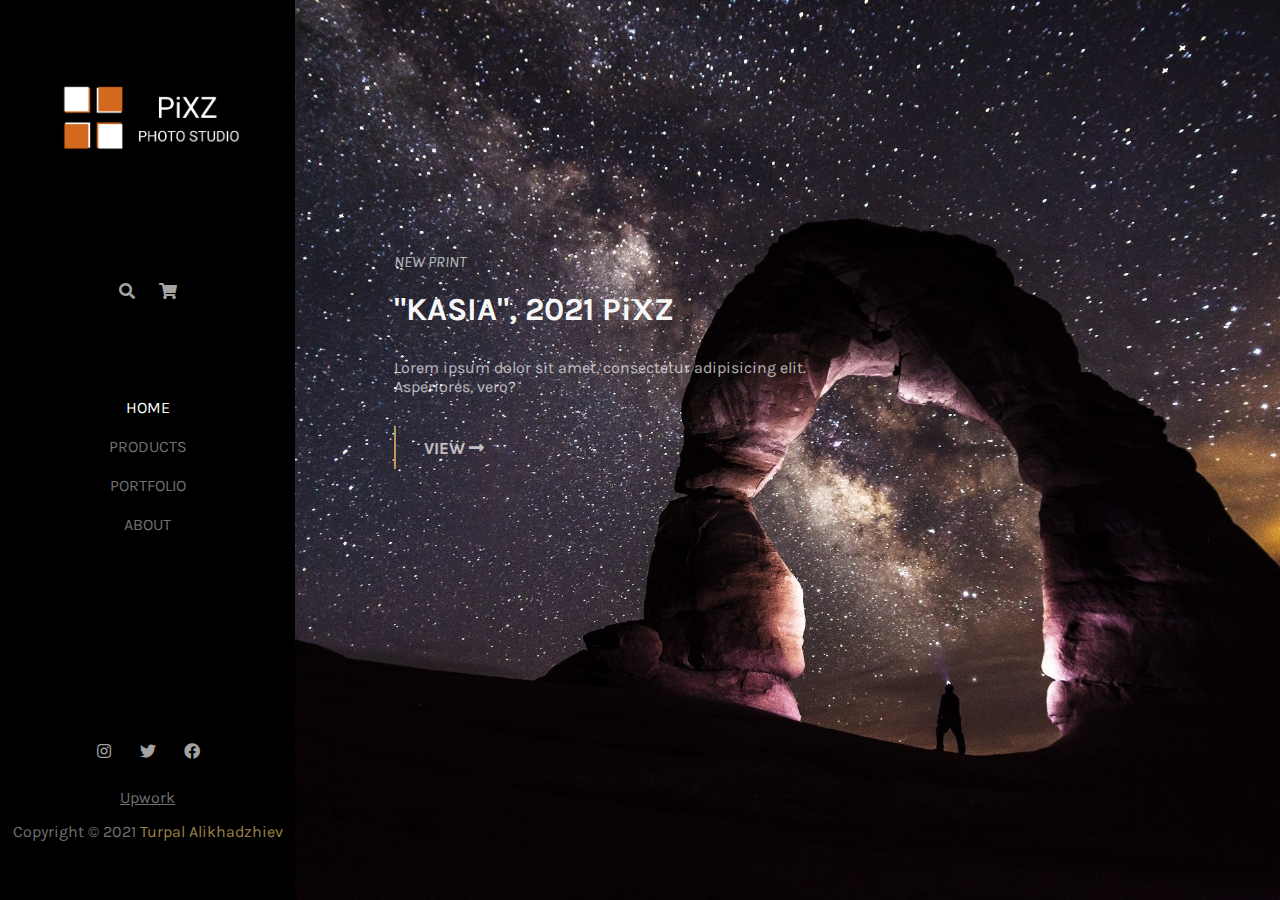
<file: index.html>
<!DOCTYPE html>
<html lang="en">
<head>
    <meta charset="UTF-8">
    <meta name="viewport" content="width=device-width, initial-scale=1.0">
    <title>Document</title>
    <link rel="stylesheet" href="css/style.css">
    <link rel="stylesheet" href="https://cdnjs.cloudflare.com/ajax/libs/font-awesome/5.15.3/css/all.min.css">
</head>
<body>

    <div class="navbar">
        <div class="navbar-content">
            <div class="navbar-logo">
                <img src="img/logo.png" alt="">
            </div>
            <div class="navbar-navigation">
                <div class="menu-btn" onclick="myFunction()">
                   <a href="javascript:void(0);" class="menu-btn__burger"></a>
                </div>
                <div class="navbar-search">
                   <a href=""><i class="fas fa-search"></i></a>
                </div>
                <div class="navbar-shop">
                   <a href=""><i class="fas fa-shopping-cart"></i></a>
                </div>
            </div>
        </div>
    </div>
    <div class="topnav active">
            <div id="myLinks">
    <a href="index.html">HOME</a>
    <a href="products.html">PRODUCTS</a>
    <a href="portfolio.html">PORTFOLIO</a>
    <a href="about.html">ABOUT</a>
  </div>
    </div>
    <div class="landing">
        <div class="header">
    <div class="header-content">
        <div class="header-logo">
           <a href="">
            <img src="img/logo.png" width="200" height="120" alt="">
            </a>
        </div>
        <div class="header-icon">
            <i class="fas fa-search"></i>
            <i class="fas fa-shopping-cart"></i>
        </div>
        <div class="header-nav">
            <ul class="header-ul">
                <li class="header-li" >
                    <a href="index.html" class="header-a active">HOME</a>
                </li>
                <li class="header-li">
                    <a href="products.html" class="header-a">PRODUCTS</a>
                </li>
                <li class="header-li">
                    <a href="portfolio.html" class="header-a">PORTFOLIO</a>
                </li>
                <li class="header-li">
                    <a href="about.html" class="header-a ">ABOUT</a>
                </li>
            </ul>
        </div>
        <div class="header-footer">
           <div class="header-footer-icons">
            <i class="fab fa-instagram"></i>
            <i class="fab fa-twitter"></i>
            <i class="fab fa-facebook"></i>
           </div>
            <a href="" class="footer-btn">Upwork</a>
            <p>Copyright © 2021 <span>Turpal Alikhadzhiev</span></p>
        </div>
    </div>
</div>
   <div class="hero">
      <img class="img-1" src="img/qq.jpg" alt="">
      <div class="hero-content">
          <div class="hero-title">
           <span class="span">NEW PRINT</span>
           <h1>"KASIA", 2021 PiXZ</h1>
           <p>Lorem ipsum dolor sit amet, consectetur adipisicing elit. Asperiores, vero?</p>
        
  <a class="button" href="view.html"><span class="hero-span">VIEW <i class="fas fa-long-arrow-alt-right"></i></span></a>

         
       </div>
      </div>
       
   </div>
    </div>
    <div class="hero-content-spec">
         <div id="triangle-up"></div>
          <div class="hero-title-spec">
           <span class="span">NEW PRINT</span>
           <h1>"KASIA", 2021  PICTURE</h1>
           <p>Lorem ipsum dolor sit amet, consectetur adipisicing elit. Asperiores, vero?</p>
             <a class="button" href="view.html"><span class="hero-span">VIEW <i class="fas fa-long-arrow-alt-right"></i></span></a>
       </div>
      </div>
 <footer class="footer">
         <div class="footer-content">
             <div class="footer-text">
             <div class="footer-i">
                <div class="header-footer-icons">
            <i class="fab fa-instagram"></i>
            <i class="fab fa-twitter"></i>
            <i class="fab fa-facebook"></i>
           </div>
             </div>
             <div class="footer-btn">
                 <a href="" >Upwork</a>
             </div>
            <p>Copyright © 2021 <span>Turpal Alikhadzhiev</span></p>
        </div>
         </div>
 </footer>

<script>
    function myFunction() {
  var x = document.getElementById("myLinks");
  if (x.style.display === "block") {
    x.style.display = "none";
  } else {
    x.style.display = "block";
  }
}
    </script>

     <script src="js/main.js"></script>
</body>
</html>
</file>
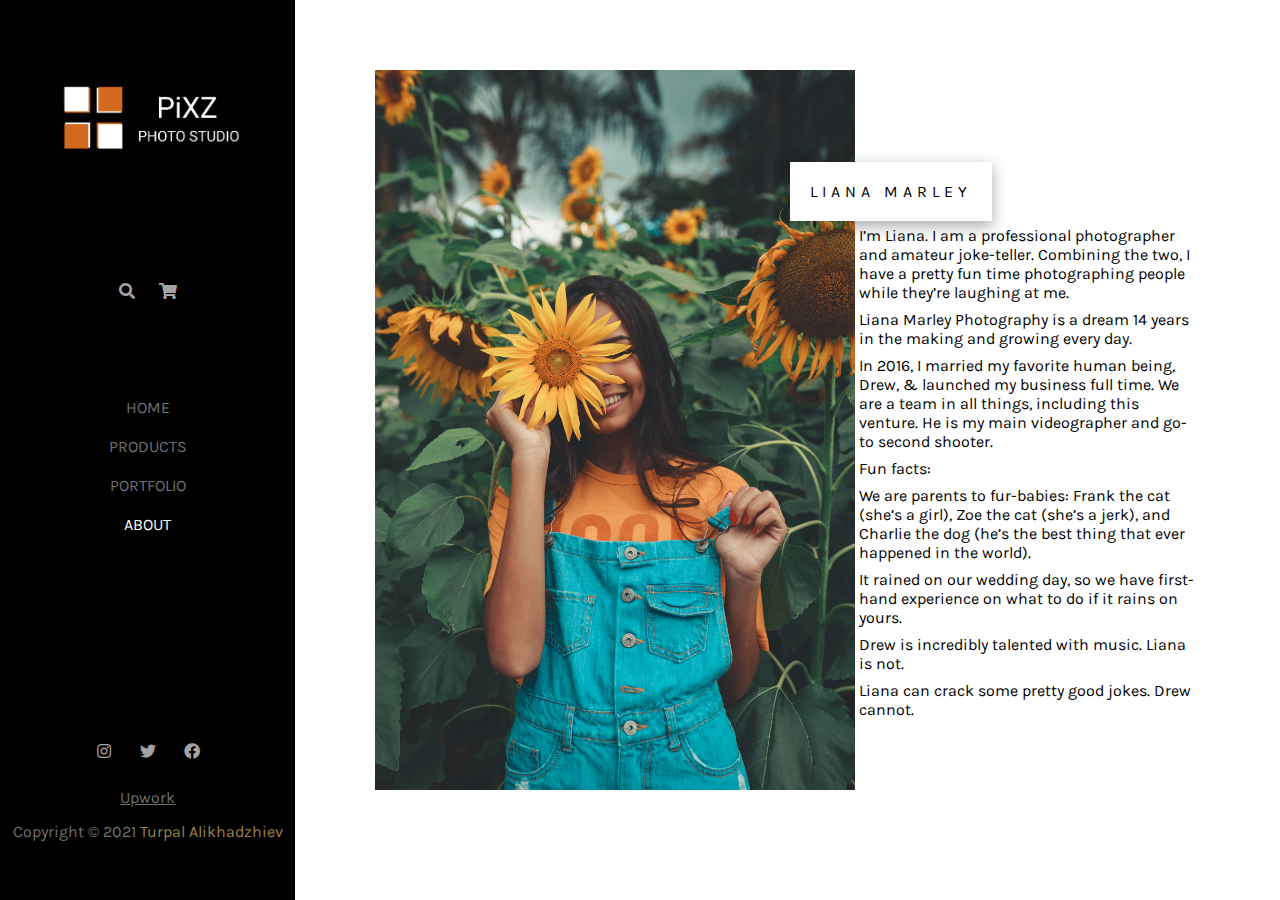
<file: about.html>
<!DOCTYPE html>
<html lang="en">
<head>
    <meta charset="UTF-8">
    <meta name="viewport" content="width=device-width, initial-scale=1.0">
    <title>Document</title>
    <link rel="stylesheet" href="css/style.css">
    <link rel="stylesheet" href="css/about.css">
    <link rel="stylesheet" href="https://cdnjs.cloudflare.com/ajax/libs/font-awesome/5.15.3/css/all.min.css">
</head>
<body>
   
    <div class="navbar">
        <div class="navbar-content">
            <div class="navbar-logo">
                <img src="img/logo.png" alt="">
            </div>
            <div class="navbar-navigation">
                <div class="menu-btn" onclick="myFunction()">
                   <a href="javascript:void(0);" class="menu-btn__burger"></a>
                </div>
                <div class="navbar-search">
                   <a href=""><i class="fas fa-search"></i></a>
                </div>
                <div class="navbar-shop">
                   <a href=""><i class="fas fa-shopping-cart"></i></a>
                </div>
            </div>
        </div>
    </div>
    <div class="topnav active">
            <div id="myLinks">
    <a href="index.html">HOME</a>
    <a href="products.html">PRODUCTS</a>
    <a href="portfolio.html">PORTFOLIO</a>
    <a href="about.html">ABOUT</a>
  </div>
    </div>
    <div class="landing">
        <div class="header">
    <div class="header-content">
        <div class="header-logo">
           <a href="">
            <img src="img/logo.png" width="200" height="120" alt="">
            </a>
        </div>
        <div class="header-icon">
            <i class="fas fa-search"></i>
            <i class="fas fa-shopping-cart"></i>
        </div>
        <div class="header-nav">
            <ul class="header-ul">
                <li class="header-li" >
                    <a href="index.html" class="header-a">HOME</a>
                </li>
                <li class="header-li">
                    <a href="products.html" class="header-a">PRODUCTS</a>
                </li>
                <li class="header-li">
                    <a href="portfolio.html" class="header-a">PORTFOLIO</a>
                </li>
                <li class="header-li">
                    <a href="about.html" class="header-a active">ABOUT</a>
                </li>
            </ul>
        </div>
        <div class="header-footer">
           <div class="header-footer-icons">
            <i class="fab fa-instagram"></i>
            <i class="fab fa-twitter"></i>
            <i class="fab fa-facebook"></i>
           </div>
            <a href="" class="footer-btn">Upwork</a>
            <p>Copyright © 2021 <span>Turpal Alikhadzhiev</span></p>
        </div>
    </div>
</div>

   
   

   <section class="about">
       <div class="about-content">
           <div class="about-image">
               <img src="img/about.jpg" alt="">
           </div>
           <div class="about-text">
              <span>LIANA MARLEY</span>
               <p>I’m Liana. I am a professional photographer and amateur joke-teller. Combining the two, I have a pretty fun time photographing people while they’re laughing at me. </p>
               <p>Liana Marley Photography is a dream 14 years in the making and growing every day. </p>
               <p>In 2016, I married my favorite human being, Drew, & launched my business full time. We are a team in all things, including this venture. He is my main videographer and go-to second shooter.</p>
               <p>Fun facts: </p>
               <p>We are parents to fur-babies: Frank the cat (she’s a girl), Zoe the cat (she’s a jerk), and Charlie the dog (he’s the best thing that ever happened in the world). </p>
               <p>It rained on our wedding day, so we have first-hand experience on what to do if it rains on yours. </p>
               <p>Drew is incredibly talented with music. Liana is not. </p>
               <p>Liana can crack some pretty good jokes. Drew cannot.</p>
           </div>
       </div>
   </section>
   
   
   
   <!---x--- about section ---x--->
    </div>
    <div class="about-content-spec">
         <div id="triangle-up"></div>
          <div class="about-title-spec">
           <span>LIANA MARLEY</span>
               <p>I’m Liana. I am a professional photographer and amateur joke-teller. Combining the two, I have a pretty fun time photographing people while they’re laughing at me. </p>
               <p>Liana MARLEY Photography is a dream 14 years in the making and growing every day. </p>
               <p>In 2016, I married my favorite human being, Drew, & launched my business full time. We are a team in all things, including this venture. He is my main videographer and go-to second shooter.</p>
               <p>Fun facts: </p>
               <p>We are parents to fur-babies: Frank the cat (she’s a girl), Zoe the cat (she’s a jerk), and Charlie the dog (he’s the best thing that ever happened in the world). </p>
               <p>It rained on our wedding day, so we have first-hand experience on what to do if it rains on yours. </p>
               <p>Drew is incredibly talented with music. Liana is not. </p>
               <p>Liana can crack some pretty good jokes. Drew cannot.</p>
       </div>
      </div>
 <footer class="footer">
         <div class="footer-content">
             <div class="footer-text">
             <div class="footer-i">
                <div class="header-footer-icons">
            <i class="fab fa-instagram"></i>
            <i class="fab fa-twitter"></i>
            <i class="fab fa-facebook"></i>
           </div>
             </div>
             <div class="footer-btn">
                 <a href="" >Upwork</a>
             </div>
            <p>Copyright © 2021 <span>Turpal Alikhadzhiev</span></p>
        </div>
         </div>
 </footer>

<script>
    function myFunction() {
  var x = document.getElementById("myLinks");
  if (x.style.display === "block") {
    x.style.display = "none";
  } else {
    x.style.display = "block";
  }
}

    </script>
    
   

     <script src="js/main.js"></script>

</body>
</html>
</file>
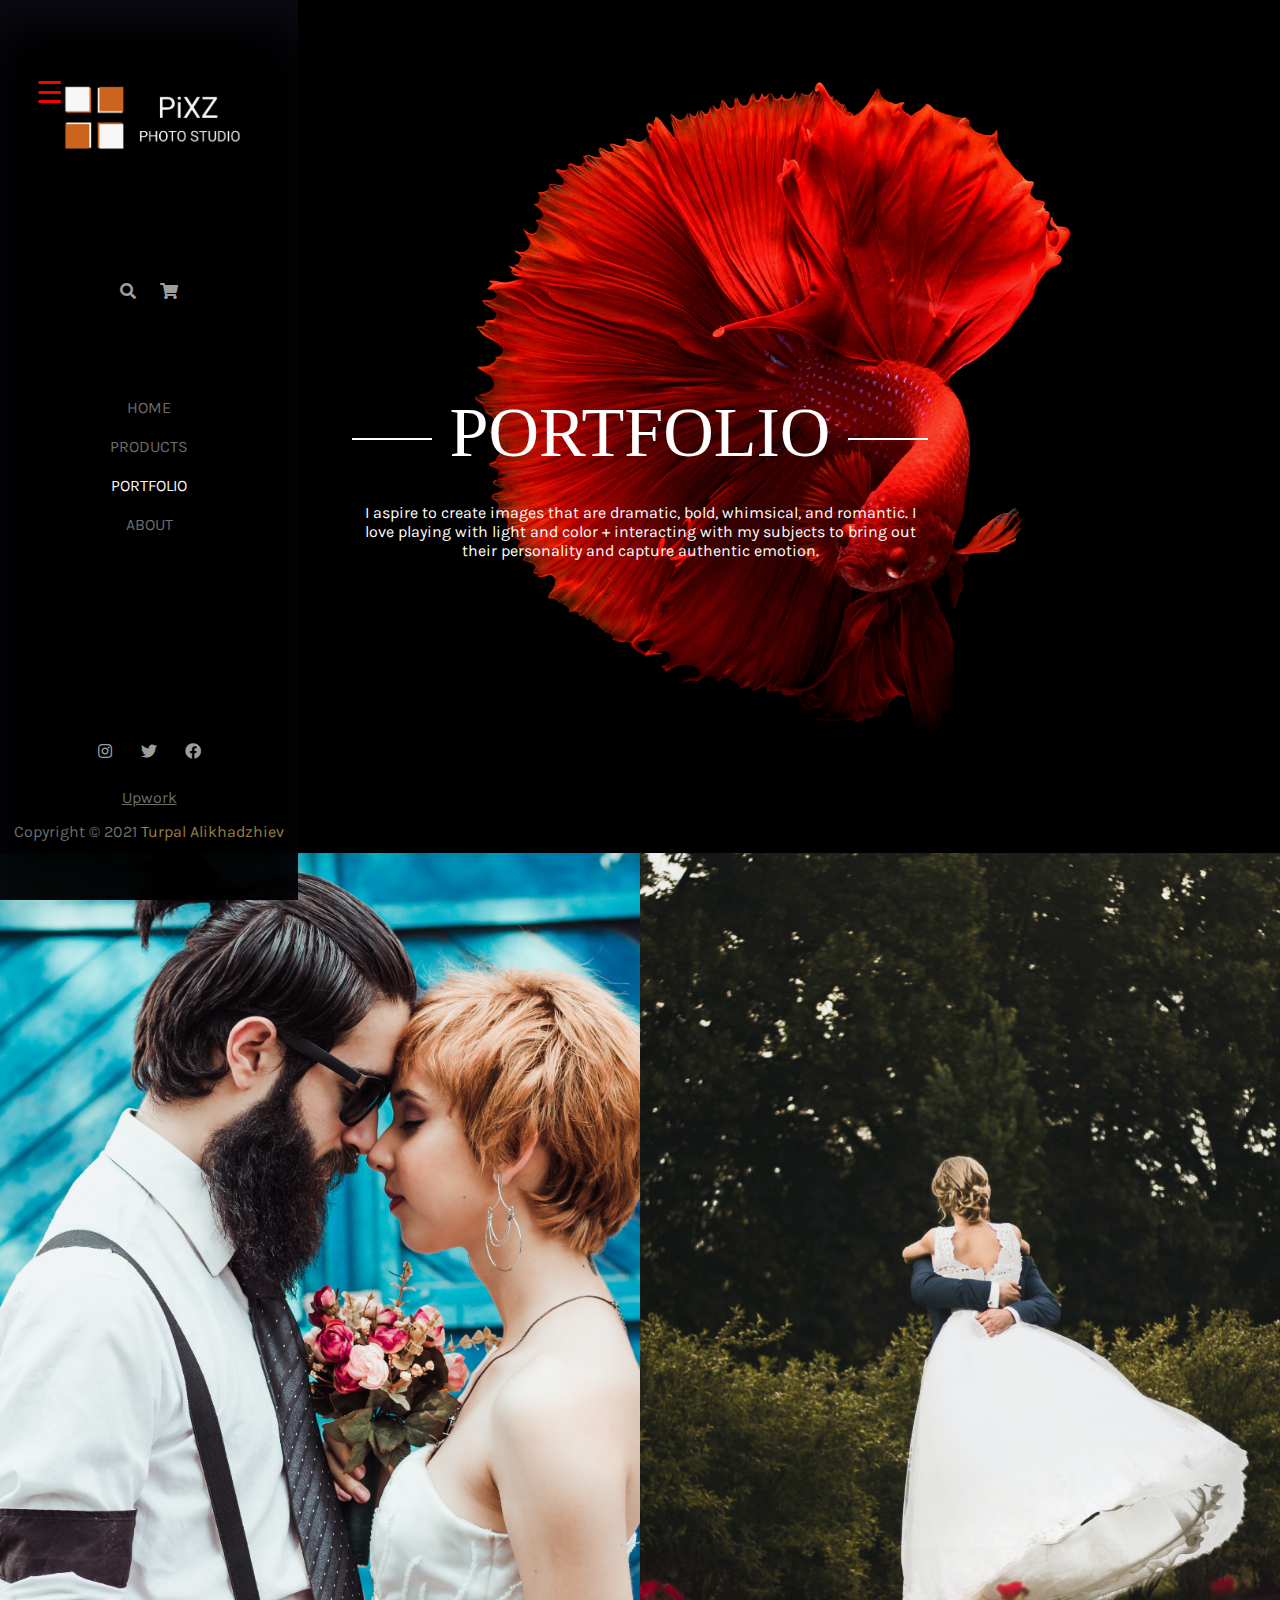
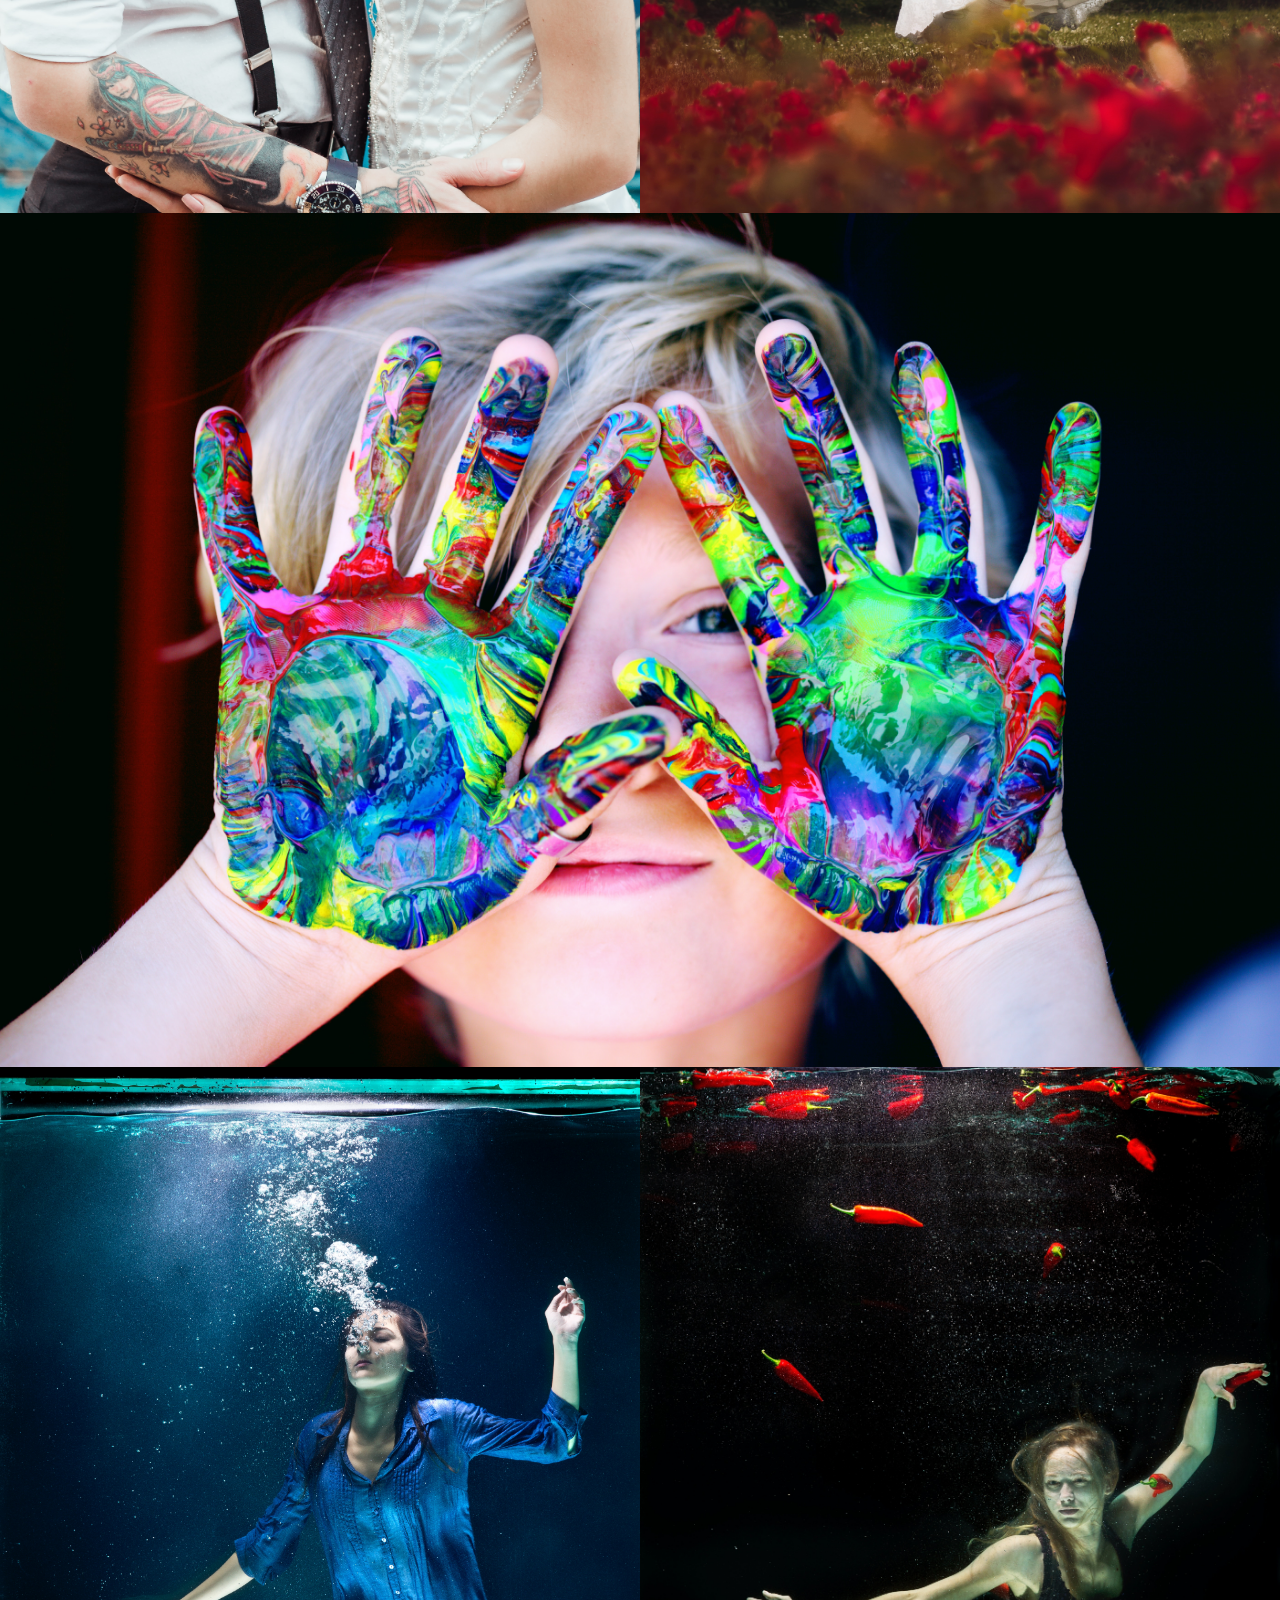
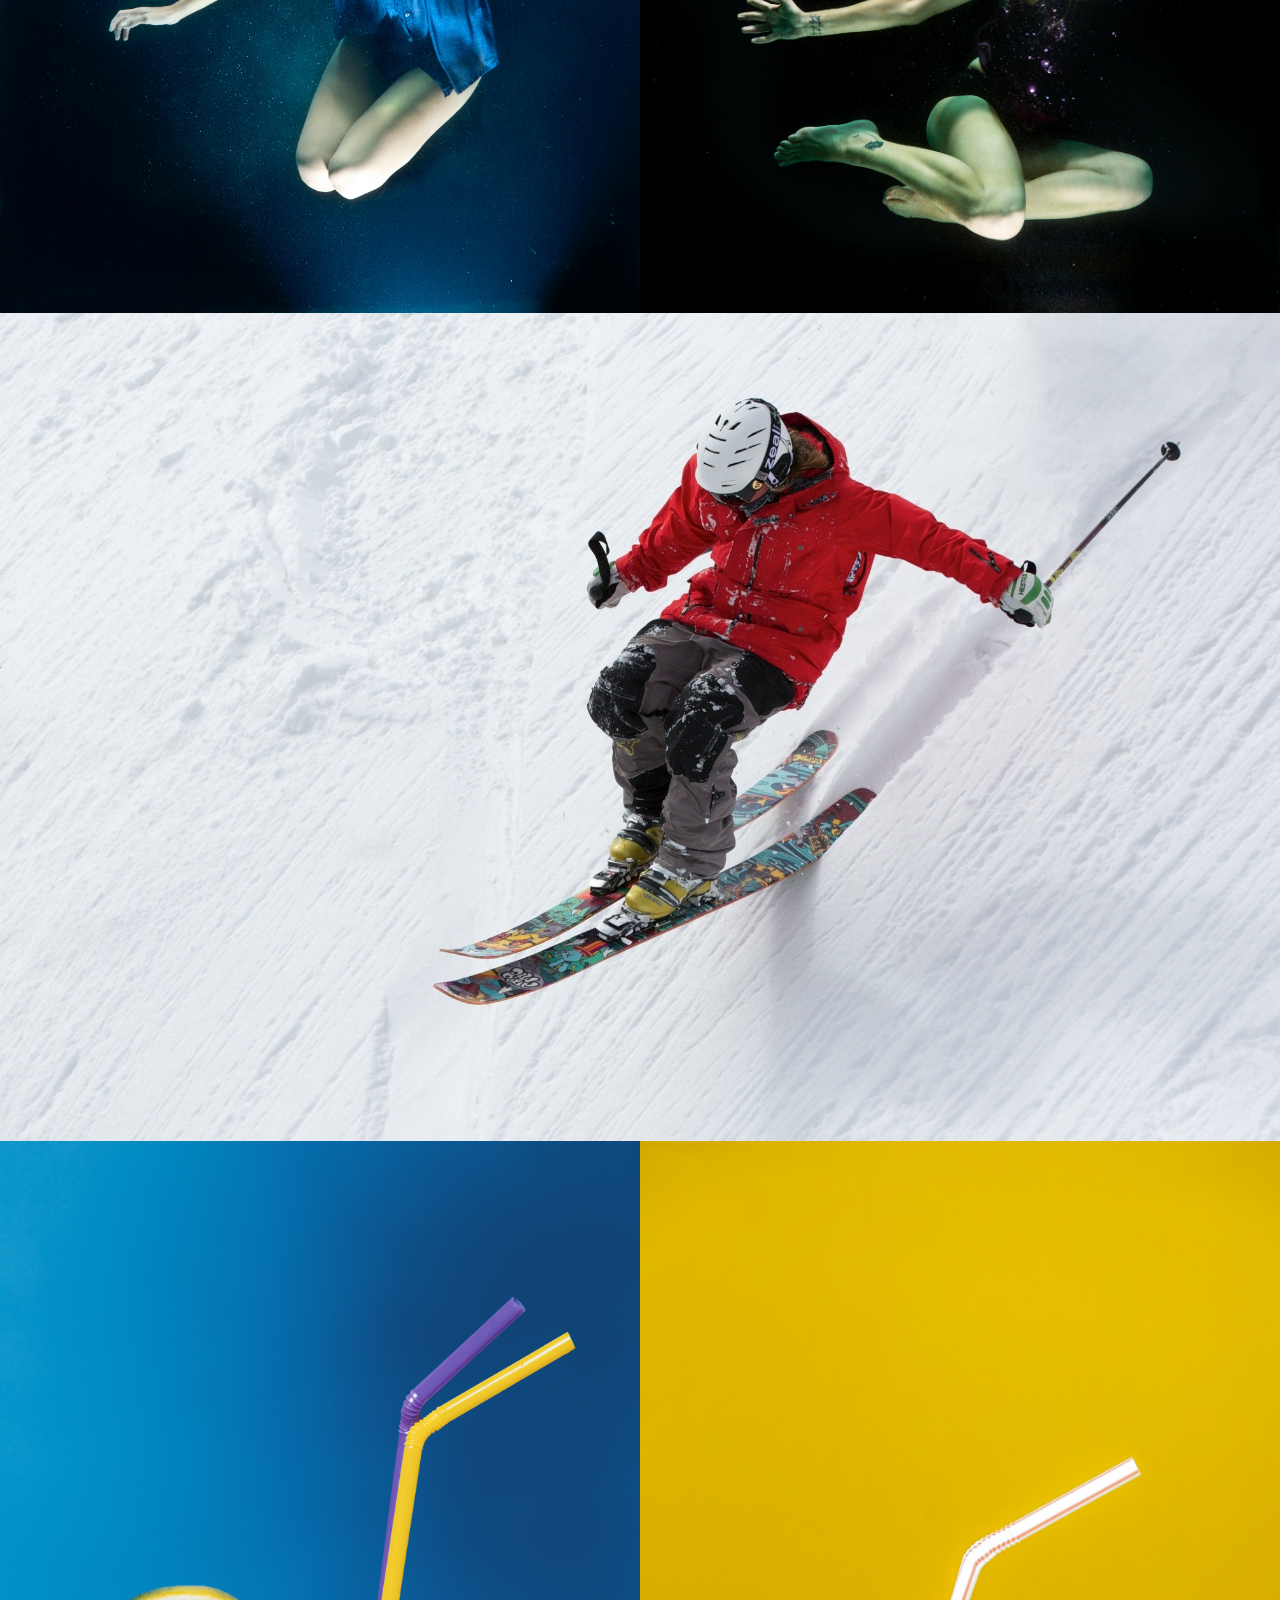
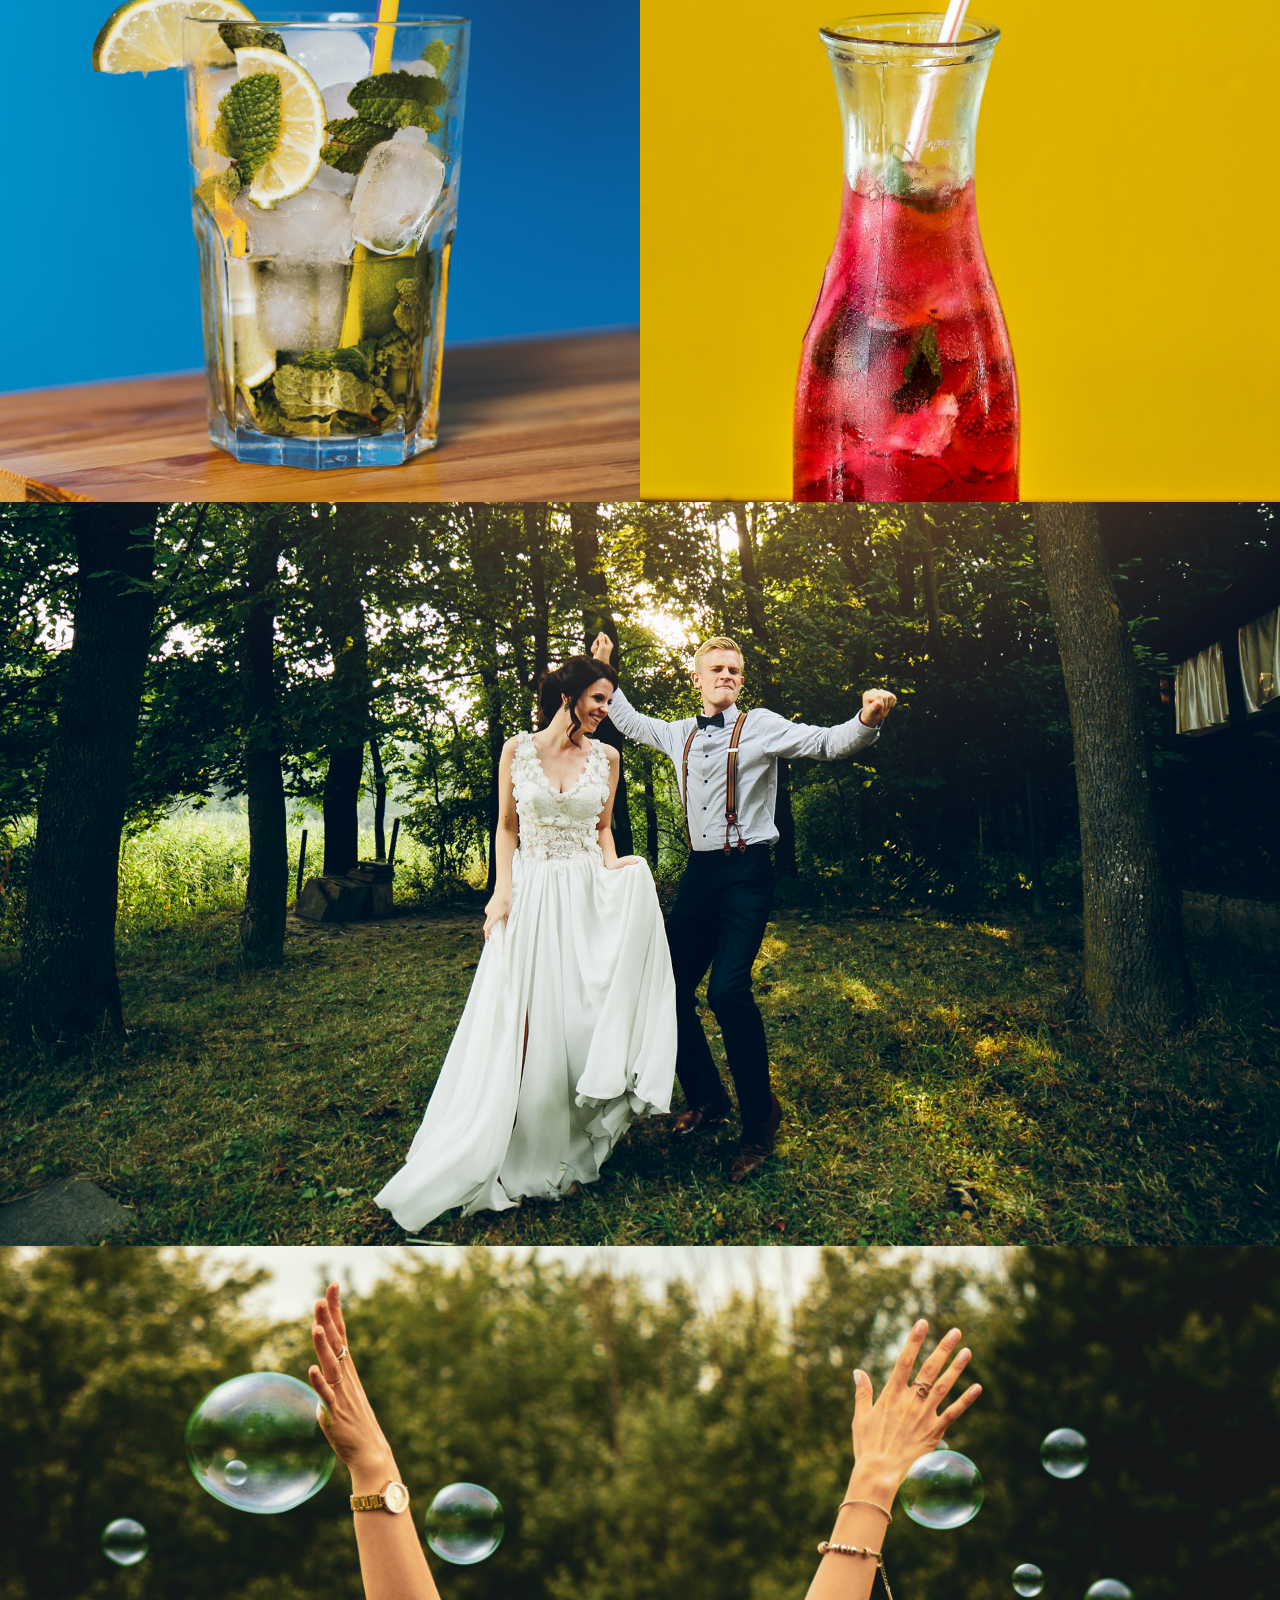
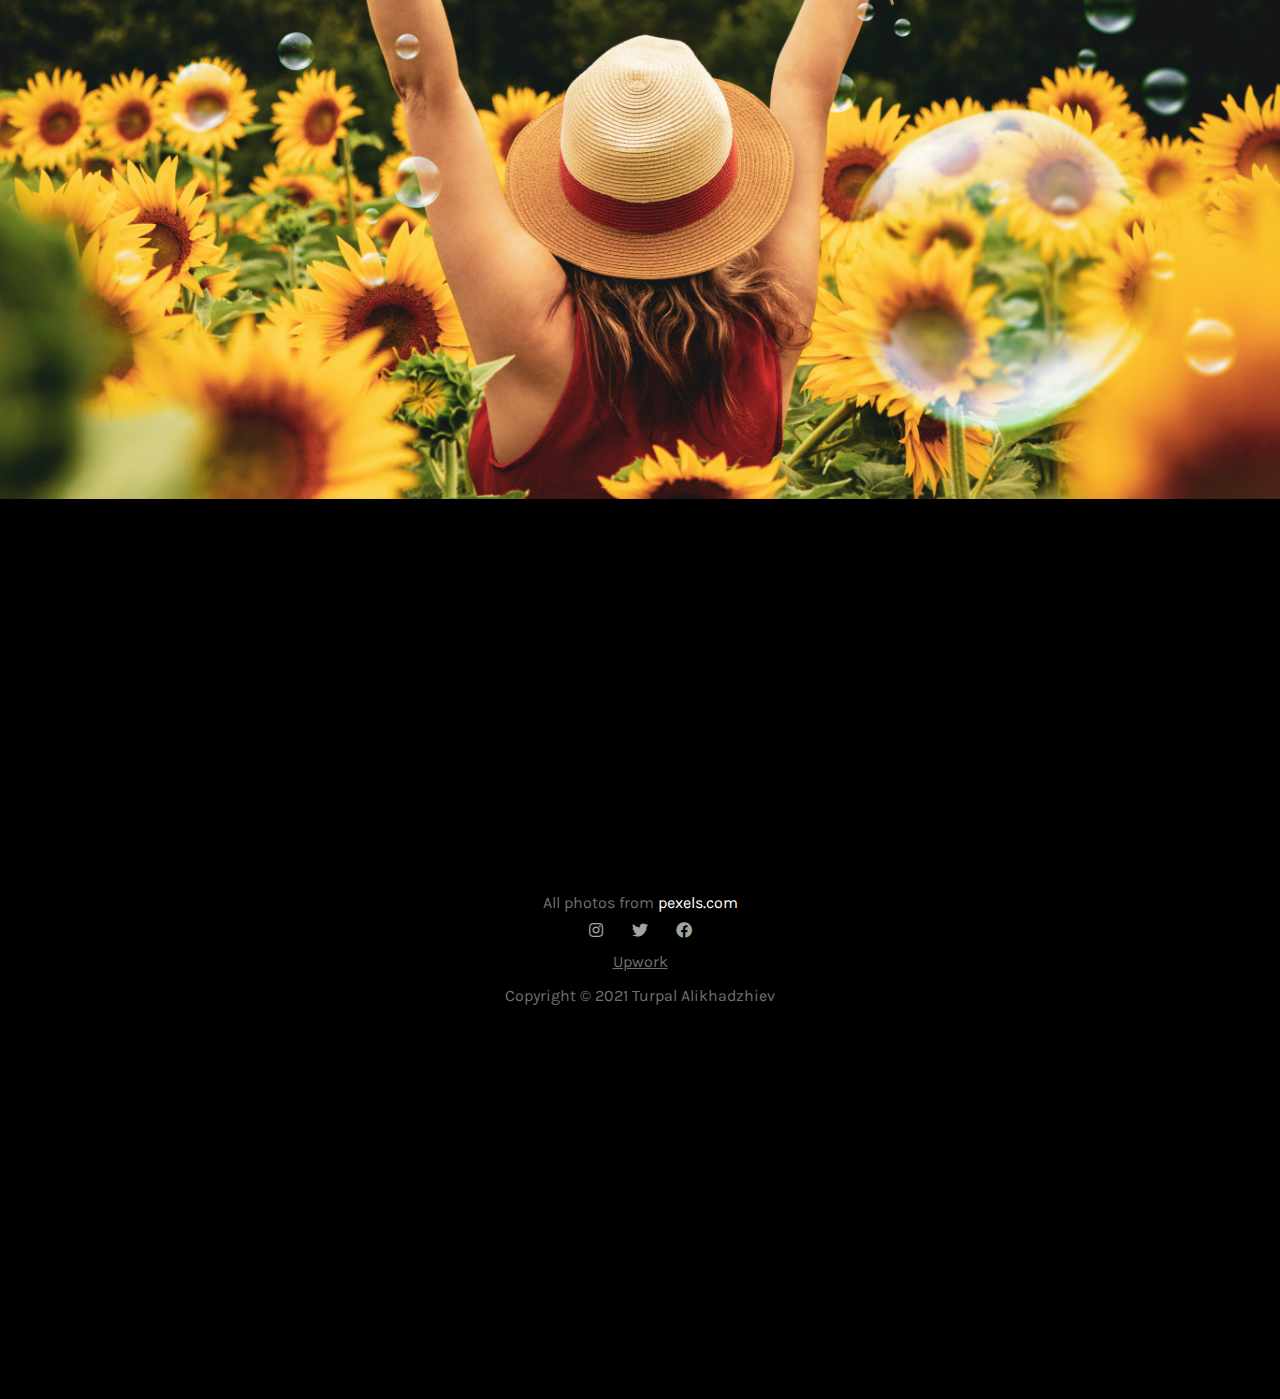
<file: portfolio.html>
<!DOCTYPE html>
<html>
<head>
    <title>Navigation Tutorial | Caler Edwards</title>
    <link rel="stylesheet" type="text/css" href="css/portfolio.css">
    <link rel="stylesheet" type="text/css" href="css/style.css">
    <link rel="stylesheet" href="https://cdnjs.cloudflare.com/ajax/libs/font-awesome/5.15.3/css/all.min.css">
     

</head>
<body>
    <div class="navbar">
        <div class="navbar-content">
            <div class="navbar-logo">
                <img src="img/logo.png" alt="">
            </div>
            <div class="navbar-navigation">
                <div class="menu-btn" onclick="myFunction()">
                   <a href="javascript:void(0);" class="menu-btn__burger"></a>
                </div>
                <div class="navbar-search">
                   <a href=""><i class="fas fa-search"></i></a>
                </div>
                <div class="navbar-shop">
                   <a href=""><i class="fas fa-shopping-cart"></i></a>
                </div>
            </div>
        </div>
    </div>
     <div class="topnav active">
            <div id="myLinks">
    <a href="index.html">HOME</a>
    <a href="products.html">PRODUCTS</a>
    <a href="portfolio.html">PORTFOLIO</a>
    <a href="about.html">ABOUT</a>
  </div>
    </div>
    <div class="wrapper">
        
        <div class="nav" id="nav">
            <a href="javascript:void(0)" class="close" onclick="closeNav()">&#9776;</a>

       
           <div class="header-content">
           
        <div class="header-logo">
           <a href="">
            <img src="img/logo.png" width="200" height="120" alt="">
            </a>
        </div>
        <div class="header-icon">
            <i class="fas fa-search"></i>
            <i class="fas fa-shopping-cart"></i>
        </div>
        <div class="header-nav">
            <ul class="header-ul">
                <li class="header-li" >
                    <a href="index.html" class="header-a">HOME</a>
                </li>
                <li class="header-li">
                    <a href="products.html" class="header-a">PRODUCTS</a>
                </li>
                <li class="header-li">
                    <a href="portfolio.html" class="header-a active">PORTFOLIO</a>
                </li>
                <li class="header-li">
                    <a href="about.html" class="header-a">ABOUT</a>
                </li>
            </ul>
        </div>
        <div class="header-footer">
           <div class="header-footer-icons">
            <i class="fab fa-instagram"></i>
            <i class="fab fa-twitter"></i>
            <i class="fab fa-facebook"></i>
           </div>
            <a href="" class="footer-btn">Upwork</a>
            <p>Copyright © 2021 <span>Turpal Alikhadzhiev</span></p>
        </div>
    </div>
       
       
       
        </div>
    
        <span onclick="openNav()" class="open" id="open">&#9776</span>
       
    </div>
    <div class="portfolio-content">
        <section class="portfolio portfolio-spe">
            <img src="img/portfolio/fish.jpg" alt="" class="portfolio-img">
            <div class="portfolio-text">
                <h1>PORTFOLIO</h1>
            <p>I aspire to create images that are dramatic, bold, whimsical, and romantic. I love playing with light and color + interacting with my subjects to bring out their personality and capture authentic emotion.</p>
            </div>
        </section>
        <section class="portfolio-item">
            <img src="img/portfolio/port7.jpg" alt="">
            <img src="img/portfolio/port8.jpg" alt="">
        </section>
        <section class="portfolio">
            <img src="img/portfolio/port6.jpg" alt="">

        </section>
        <section class="portfolio-item">
            <img src="img/portfolio/port12.jpg" alt="">
            <img src="img/portfolio/port3.jpg" alt="">
        </section>
        <section class="portfolio">
            <img src="img/portfolio/port9.jpg" alt="">

        </section>
                <section class="portfolio-item">
            <img src="img/portfolio/port10.jpg" alt="">
            <img src="img/portfolio/port11.jpg" alt="">
        </section>

               <section class="portfolio">
            <img src="img/portfolio/5.jpg" alt="">

        </section>
         <section class="portfolio">
            <img src="img/portfolio/port13.jpg" alt="">

        </section>
    </div>
     <footer class="footer-portfolio">
         <div class="footer-content">
             <div class="footer-text">
             <p>All photos from <a target="_blank" href="https://www.pexels.com/" class="footer-link">pexels.com</a></p>
             <div class="footer-i">
                <div class="header-footer-icons">
            <i class="fab fa-instagram"></i>
            <i class="fab fa-twitter"></i>
            <i class="fab fa-facebook"></i>
           </div>
             </div>
             <div class="footer-btn">
                 <a href="" >Upwork</a>
             </div>
            <p>Copyright © 2021 <span>Turpal Alikhadzhiev</span></p>
        </div>
         </div>
 </footer>
<script src="https://code.jquery.com/jquery-3.5.1.min.js"></script>
       <script>
           function closeNav() {
            
            document.getElementById("nav").style.width = "0";
            document.getElementById("open").style.display = "block";
        }
        function openNav() {
            document.getElementById("open").style.display = "none";
            document.getElementById("nav").style.width = "30%";
        }
        
           
    </script>

    <script src="js/portfolio.js"></script>

</body>
</html>
</file>
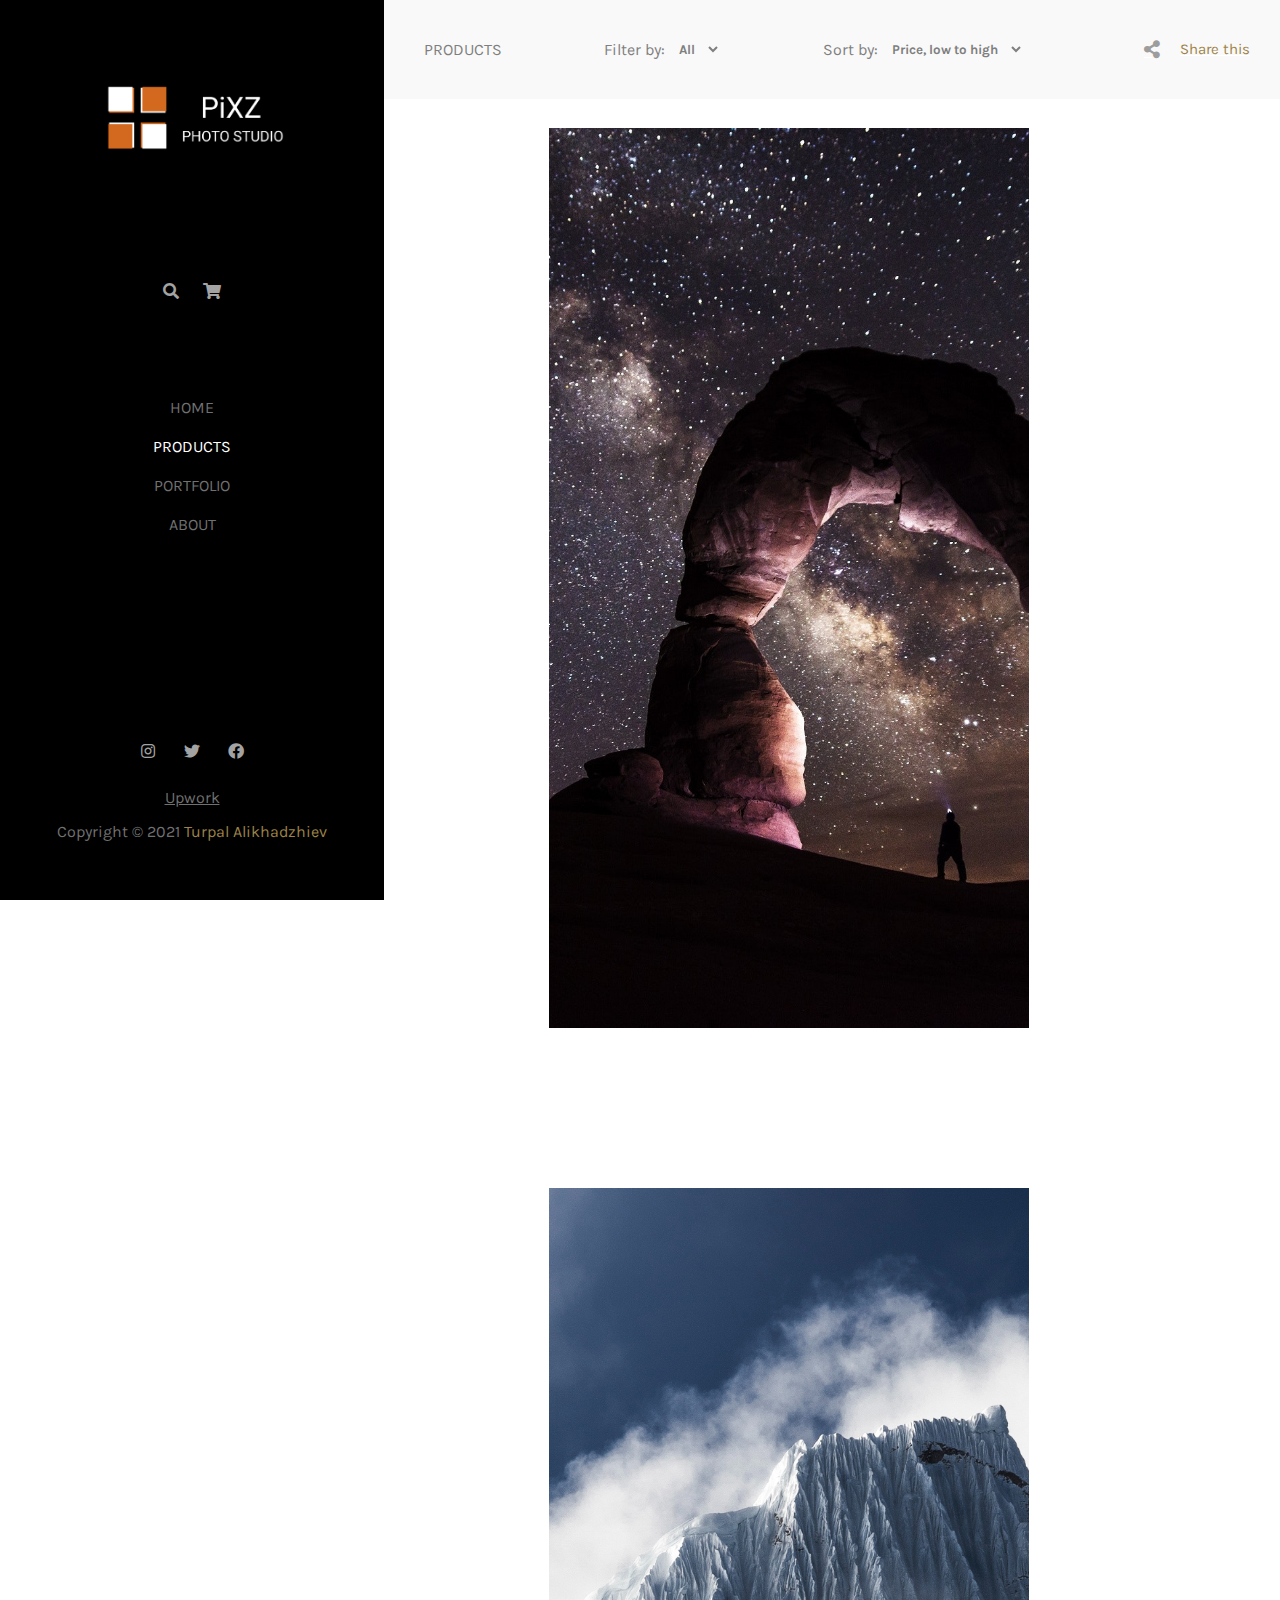
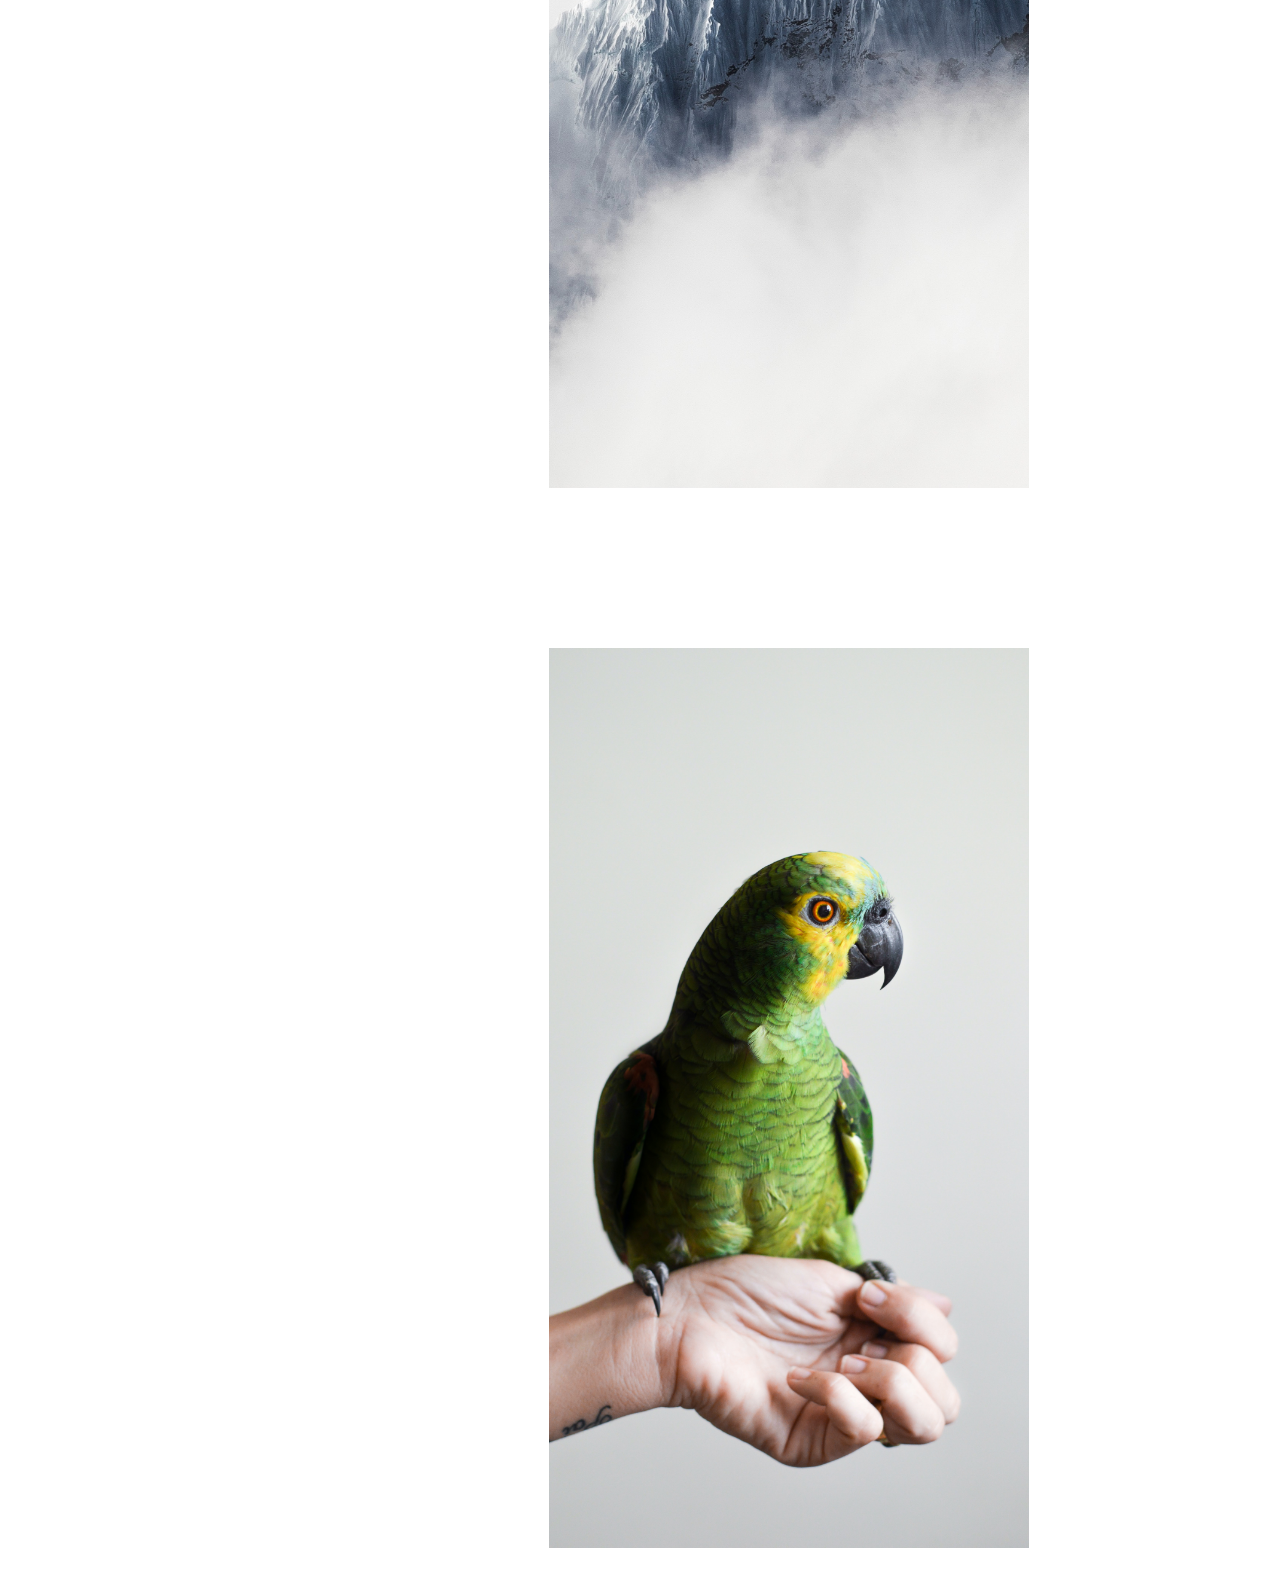
<file: products.html>
<!DOCTYPE html>
<html lang="en">
<head>
    <meta charset="UTF-8">
    <meta name="viewport" content="width=device-width, initial-scale=1.0">
    <title>Document</title>
    <link rel="stylesheet" href="css/style.css">
    <link rel="stylesheet" href="css/products.css">
    <link rel="stylesheet" href="https://cdnjs.cloudflare.com/ajax/libs/font-awesome/5.15.3/css/all.min.css">
    
    
</head>
<body>
 
    <div class="navbar">
        <div class="navbar-content">
            <div class="navbar-logo">
                <img src="img/logo.png" alt="">
            </div>
            <div class="navbar-navigation">
                <div class="menu-btn" onclick="myFunction()">
                   <a href="javascript:void(0);" class="menu-btn__burger"></a>
                </div>
                <div class="navbar-search">
                   <a href=""><i class="fas fa-search"></i></a>
                </div>
                <div class="navbar-shop">
                   <a href=""><i class="fas fa-shopping-cart"></i></a>
                </div>
            </div>
        </div>
    </div>
    <div class="topnav active">
            <div id="myLinks">
    <a href="index.html">HOME</a>
    <a href="products.html">PRODUCTS</a>
    <a href="portfolio.html">PORTFOLIO</a>
    <a href="about.html">ABOUT</a>
  </div>
    </div>
    
    
    <div class="landing">
        <div class="header">
    <div class="header-content">
        <div class="header-logo">
           <a href="">
            <img src="img/logo.png" width="200" height="120" alt="">
            </a>
        </div>
        <div class="header-icon">
            <i class="fas fa-search"></i>
            <i class="fas fa-shopping-cart"></i>
        </div>
        <div class="header-nav">
            <ul class="header-ul">
                <li class="header-li" >
                    <a href="index.html" class="header-a">HOME</a>
                </li>
                <li class="header-li">
                    <a href="products.html" class="header-a active">PRODUCTS</a>
                </li>
                <li class="header-li">
                    <a href="portfolio.html" class="header-a">PORTFOLIO</a>
                </li>
                <li class="header-li">
                    <a href="about.html" class="header-a">ABOUT</a>
                </li>
            </ul>
        </div>
        <div class="header-footer">
           <div class="header-footer-icons">
            <i class="fab fa-instagram"></i>
            <i class="fab fa-twitter"></i>
            <i class="fab fa-facebook"></i>
           </div>
            <a href="" class="footer-btn">Upwork</a>
            <p>Copyright © 2021 <span>Turpal Alikhadzhiev</span></p>
        </div>
    </div>
       </div>
       
    
       
       <section class="products">
           <div class="products-header">
               <div class="header-products-content">
                   <div class="header-products-nav">
                       <span>PRODUCTS</span>
                       <div class="products-filter">
                           <p>Filter by:</p>
                           <select>
                        <option>All</option>
                           </select>
                       </div>
                       <div class="products-sort">
                           <p>Sort by:</p>
                           <select>
                        <option>Price, low to high</option>
                          <option>Price, nigh to low</option>
                          <option>Date, new to old</option>
                          <option>Date, old to new</option>
                          <option>Best selling</option>
                           </select>
                       </div>
                   </div>
                   <div class="header-products-repost">
                       <div class="view-share" style="display: flex; padding-top: 0px;">
                    <a href="" style="display: flex;">
                     <i style="font-size: 18px; color: #9d9d9d; padding-right: 20px;" class="fas fa-share-alt"></i><p style="font-size: 15px; color: #9d8347;">Share this</p>
                     </a>
                    </div>
                   </div>
               </div>
           </div>
           




         
<div class="products-inner">
    <div class="products-content">
        <div class="grid">
            <figure class="effect-ming"> <img src="img/qq.jpg" alt="img08" />
                <figcaption>
                    <p class="products-p">"KASIA", 2021</p>
                    <p class="pro">$280.00</p> <a href="view.html">View more</a>
                    </figcaption>
            </figure>
        </div>
         <div class="grid">
            <figure class="effect-ming"> <img src="img/dd.jpg" alt="img08" />
                <figcaption class="figcaption">
                    <p class="products-p">"KASIA", 2021</p>
                    <p class="pro">$100.00</p> <a href="vieww.html">View more</a>
                    </figcaption>
            </figure>
        </div>
        
         <div class="grid">
            <figure class="effect-ming"> <img src="img/pa.jpg" alt="img08" />
                <figcaption class="figcaption">
                    <p class="products-p">"KASIA", 2021</p>
                    <p class="pro">$70.00</p> <a href="viewww.html">View more</a>
                    </figcaption>
            </figure>
        </div>
    </div>
</div>
      
      
      
      
      
       </section>
    </div>
    
    
    
    
    

 <footer class="footer">
         <div class="footer-content">
             <div class="footer-text">
             <div class="footer-i">
                <div class="header-footer-icons">
            <i class="fab fa-instagram"></i>
            <i class="fab fa-twitter"></i>
            <i class="fab fa-facebook"></i>
           </div>
             </div>
             <div class="footer-btn">
                 <a href="" >Upwork</a>
             </div>
            <p>Copyright © 2021 <span>Turpal Alikhadzhiev</span></p>
        </div>
         </div>
 </footer>
<script>
    function myFunction() {
  var x = document.getElementById("myLinks");
  if (x.style.display === "block") {
    x.style.display = "none";
  } else {
    x.style.display = "block";
  }
}
    </script>
     <script src="js/main.js"></script>
  
</body>
</html>
</file>
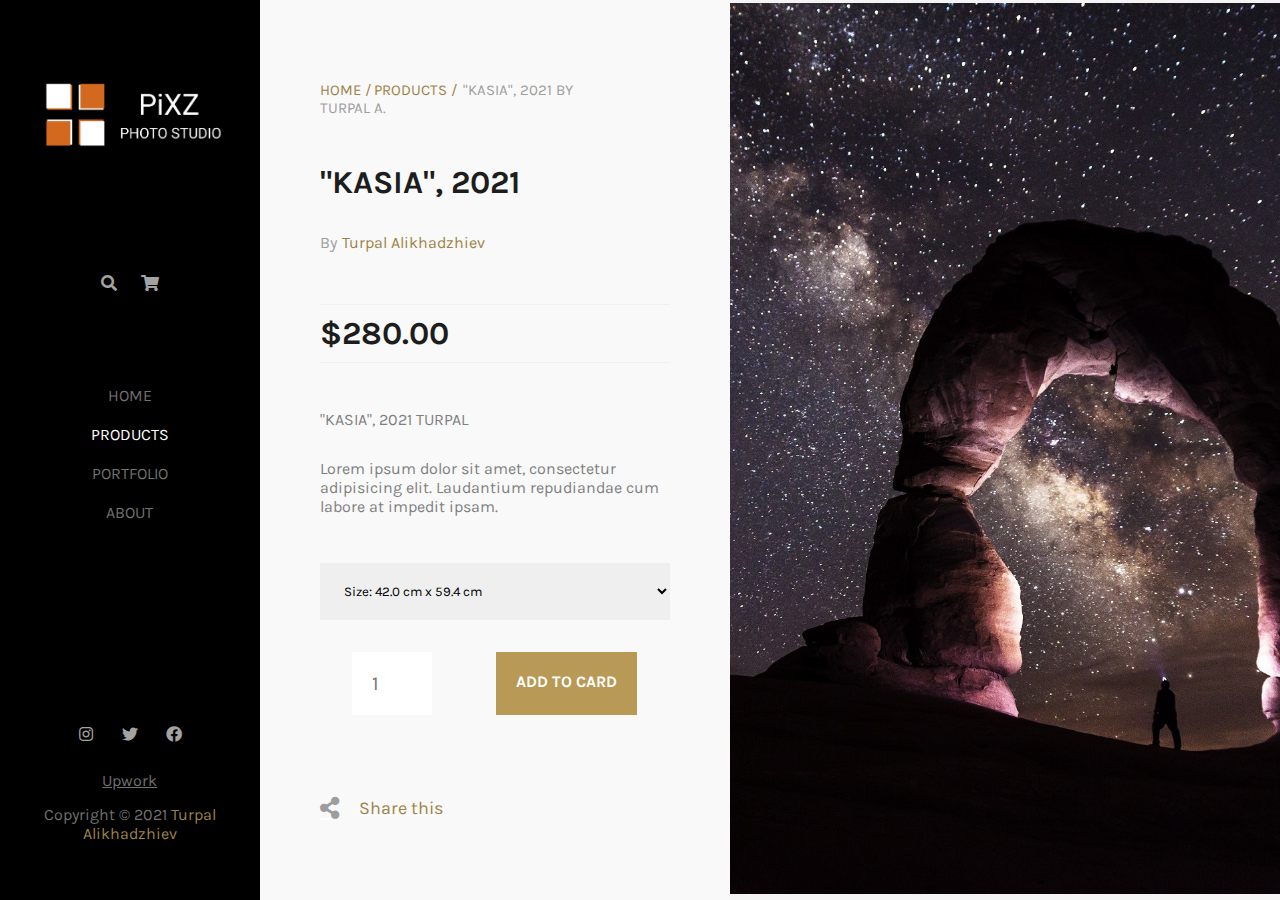
<file: view.html>
<!DOCTYPE html>
<html lang="en">
<head>
    <meta charset="UTF-8">
    <meta name="viewport" content="width=device-width, initial-scale=1.0">
    <title>View</title>
    <link rel="stylesheet" href="css/style.css">
    <link rel="stylesheet" href="css/view.css">
    <link rel="stylesheet" href="css/slider.css">
    <link rel="stylesheet" href="https://cdnjs.cloudflare.com/ajax/libs/font-awesome/5.15.3/css/all.min.css">
</head>
<body>
   
    <div class="navbar">
        <div class="navbar-content">
            <div class="navbar-logo">
                <img src="img/logo.png" alt="">
            </div>
            <div class="navbar-navigation">
                <div class="menu-btn" onclick="myFunction()">
                   <a href="javascript:void(0);" class="menu-btn__burger"></a>
                </div>
                <div class="navbar-search">
                   <a href=""><i class="fas fa-search"></i></a>
                </div>
                <div class="navbar-shop">
                   <a href=""><i class="fas fa-shopping-cart"></i></a>
                </div>
            </div>
        </div>
    </div>
    <div class="topnav active">
            <div id="myLinks">
    <a href="index.html">HOME</a>
    <a href="products.html">PRODUCTS</a>
    <a href="portfolio.html">PORTFOLIO</a>
    <a href="about.html">ABOUT</a>
  </div>
    </div>
    <div class="landing">
        <div class="header">
    <div class="header-content">
        <div class="header-logo">
           <a href="">
            <img src="img/logo.png" width="200" height="120" alt="">
            </a>
        </div>
        <div class="header-icon">
            <i class="fas fa-search"></i>
            <i class="fas fa-shopping-cart"></i>
        </div>
        <div class="header-nav">
            <ul class="header-ul">
                <li class="header-li" >
                    <a href="index.html" class="header-a">HOME</a>
                </li>
                <li class="header-li">
                    <a href="products.html" class="header-a active">PRODUCTS</a>
                </li>
                <li class="header-li">
                    <a href="portfolio.html" class="header-a">PORTFOLIO</a>
                </li>
                <li class="header-li">
                    <a href="about.html" class="header-a">ABOUT</a>
                </li>
            </ul>
        </div>
        <div class="header-footer">
           <div class="header-footer-icons">
            <i class="fab fa-instagram"></i>
            <i class="fab fa-twitter"></i>
            <i class="fab fa-facebook"></i>
           </div>
            <a href="" class="footer-btn">Upwork</a>
            <p>Copyright © 2021 <span>Turpal Alikhadzhiev</span></p>
        </div>
    </div>
</div>
  
   <div class="view" id="products">
      <div class="view-content">
          <div class="view-nav">
              <div class="view-li">
                  <a href="index.html" style="color: #9d8347;">HOME / </a>
                  <a href="products.html" style="color: #9d8347;">PRODUCTS / </a>
                  <span style="color: #9d9d9d;"> "KASIA", 2021 BY</span>
              </div>
              <span style="color: #9d9d9d;">TURPAL A.</span>
          </div>
          <div class="view-title">
              <h1 style="color: #1d1d1d; padding-top: 15px;">"KASIA", 2021</h1>
          </div>
          <div class="view-title-inner" style="display: flex; padding-bottom: 20px; padding-bottom: 20px;">
              <span style="color: #9d9d9d; margin-right: 5px;">By</span><p style="color: #9d8347;">Turpal Alikhadzhiev</p>
          </div>
          <div class="view-price">
              <h1 style="color: #1d1d1d; padding: 10px 0px;">$280.00</h1>
          </div>
          <div class="view-text" style="color: #7f7f7f;">
              <p style="padding: 15px 0px;">"KASIA", 2021 TURPAL</p>
              <p style="padding: 15px 0px;">Lorem ipsum dolor sit amet, consectetur adipisicing elit. Laudantium repudiandae cum labore at impedit ipsam.</p>
          </div>
          <select>
                        <option>Size: 42.0 cm x 59.4 cm</option>
                    </select>
                    <div class="view-button-select">
                        <input type="number" step="1" min="0" max="5" placeholder="1">
                    <a href="" class="view-btn">Add To Card</a>
                    </div>
                    <div class="view-share" style="display: flex; padding-top: 50px;">
                    <a href="" style="display: flex;">
                     <i style="font-size: 22px; color: #9d9d9d; padding-right: 20px;" class="fas fa-share-alt"></i><p style="font-size: 18px; color: #9d8347;">Share this</p>
                     </a>
                    </div>
      </div>
       
   </div>
   <!------------------      slider    ---------------->
                   
           <div class="wrapper-slide">
			<!-- Контент -->

			<div class="slider">
			<div class="slider__item ">
					<img src="img/qq.jpg" alt="">
				</div>
				<div class="slider__item ">
					<img src="img/qq.jpg" alt="">
				</div>
				<div class="slider__item ">
					<img src="img/qq.jpg" alt="">
				</div>
				<div class="slider__item ">
					<img src="img/qq.jpg" alt="">
				</div>
				<div class="slider__item ">
					<img src="img/qq.jpg" alt="">
				</div>
				<div class="slider__item ">
					<img src="img/qq.jpg" alt="">
				</div>

				<!---->
			</div>
			
			<!-- Подключаем jQuery -->
			
		</div>
               



   
   
    </div>

    
         
    <div class="view-special" id="products">
          <!--   <div id="triangle-up"></div>-->
      <div class="view-content">
          <div class="view-nav">
              <div class="view-li">
                  <a href="index.html" style="color: #9d8347;">HOME / </a>
                  <a href="" style="color: #9d8347;">PRODUCTS / </a>
                  <span style="color: #9d9d9d;"> "KASIA", 2021 BY</span>
              </div>
              <span style="color: #9d9d9d;">TURPAL A.</span>
          </div>
          <div class="view-title">
              <h1 style="color: #1d1d1d; padding: 40px 0px;">"KASIA", 2021</h1>
          </div>
          <div class="view-title-inner" style="display: flex; padding-bottom: 20px;">
              <span style="color: #9d9d9d; margin-right: 5px;">By</span><p style="color: #9d8347;">Turpal Alikhadzhiev</p>
          </div>
          <div class="view-price">
              <h1 style="color: #1d1d1d; padding: 10px 0px;">$280.00</h1>
          </div>
          <div class="view-text" style="color: #7f7f7f;">
              <p style="padding: 15px 0px;">"KASIA", 2021 TURPAL</p>
              <p style="padding: 15px 0px;">Lorem ipsum dolor sit amet, consectetur adipisicing elit. Laudantium repudiandae cum labore at impedit ipsam.</p>
          </div>
          <div class="select">
                        <select>
                        <option>Size: 42.0 cm x 59.4 cm</option>
                        <input type="number" step="1" min="0" max="5" placeholder="1">
                    </select>
          </div>
                    <div class="view-button-select">
                        
                    <a href="" class="view-btn">Add To Card</a>
                    </div>
                    <div class="view-share" style="display: flex; padding-top: 50px;">
                    <a href="" style="display: flex;">
                     <i style="font-size: 22px; color: #9d9d9d; padding-right: 20px;" class="fas fa-share-alt"></i><p style="font-size: 18px; color: #9d8347;">Share this</p>
                     </a>
                    </div>
      </div>
       
   </div>

 <footer class="footer">
         <div class="footer-content">
             <div class="footer-text">
             <div class="footer-i">
                <div class="header-footer-icons">
            <i class="fab fa-instagram"></i>
            <i class="fab fa-twitter"></i>
            <i class="fab fa-facebook"></i>
           </div>
             </div>
             <div class="footer-btn">
                 <a href="" >Upwork</a>
             </div>
            <p>Copyright © 2021 <span>Turpal Alikhadzhiev</span></p>
        </div>
         </div>
 </footer>
 
 

<script>
    function myFunction() {
  var x = document.getElementById("myLinks");
  if (x.style.display === "block") {
    x.style.display = "none";
  } else {
    x.style.display = "block";
  }
}
    </script>
    
    
    
    
    <script src="https://code.jquery.com/jquery-3.4.1.min.js"></script>
			<!-- Подключаем слайдер Slick -->
			<script src="js/slick.min.js"></script>
			<!-- Подключаем файл скриптов -->
			<script src="js/script.js"></script>
     <script src="js/main.js"></script>
</body>
</html>
</file>
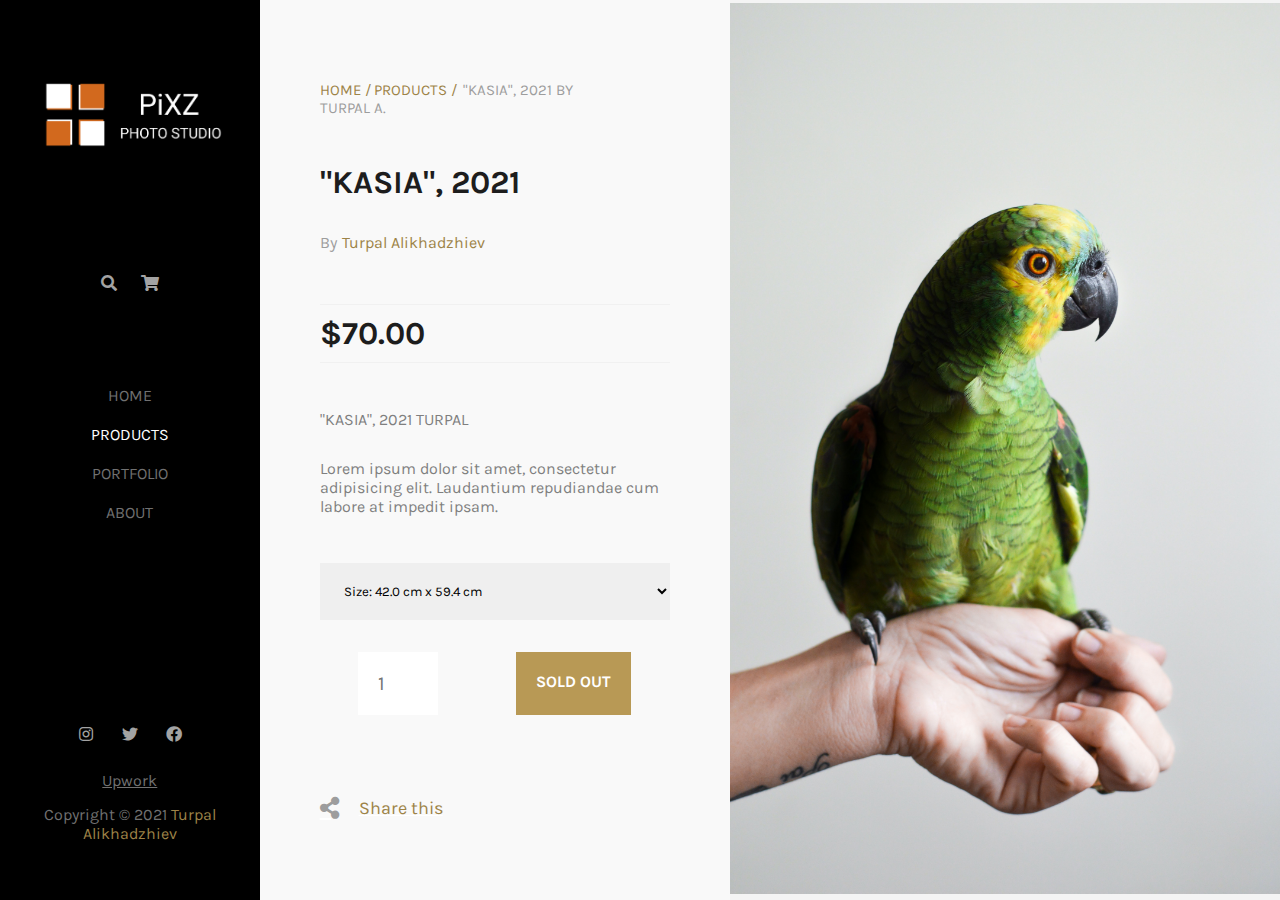
<file: viewww.html>
<!DOCTYPE html>
<html lang="en">
<head>
    <meta charset="UTF-8">
    <meta name="viewport" content="width=device-width, initial-scale=1.0">
    <title>View</title>
    <link rel="stylesheet" href="css/style.css">
    <link rel="stylesheet" href="css/view.css">
    <link rel="stylesheet" href="css/slider.css">
    <link rel="stylesheet" href="https://cdnjs.cloudflare.com/ajax/libs/font-awesome/5.15.3/css/all.min.css">
</head>
<body>

    <div class="navbar">
        <div class="navbar-content">
            <div class="navbar-logo">
                <img src="img/logo.png" alt="">
            </div>
            <div class="navbar-navigation">
                <div class="menu-btn" onclick="myFunction()">
                   <a href="javascript:void(0);" class="menu-btn__burger"></a>
                </div>
                <div class="navbar-search">
                   <a href=""><i class="fas fa-search"></i></a>
                </div>
                <div class="navbar-shop">
                   <a href=""><i class="fas fa-shopping-cart"></i></a>
                </div>
            </div>
        </div>
    </div>
    <div class="topnav active">
            <div id="myLinks">
    <a href="index.html">HOME</a>
    <a href="products.html">PRODUCTS</a>
    <a href="portfolio.html">PORTFOLIO</a>
    <a href="about.html">ABOUT</a>
  </div>
    </div>
    <div class="landing">
        <div class="header">
    <div class="header-content">
        <div class="header-logo">
           <a href="">
            <img src="img/logo.png" width="200" height="120" alt="">
            </a>
        </div>
        <div class="header-icon">
            <i class="fas fa-search"></i>
            <i class="fas fa-shopping-cart"></i>
        </div>
        <div class="header-nav">
            <ul class="header-ul">
                <li class="header-li" >
                    <a href="index.html" class="header-a">HOME</a>
                </li>
                <li class="header-li">
                    <a href="products.html" class="header-a active">PRODUCTS</a>
                </li>
                <li class="header-li">
                    <a href="portfolio.html" class="header-a">PORTFOLIO</a>
                </li>
                <li class="header-li">
                    <a href="about.html" class="header-a">ABOUT</a>
                </li>
            </ul>
        </div>
        <div class="header-footer">
           <div class="header-footer-icons">
            <i class="fab fa-instagram"></i>
            <i class="fab fa-twitter"></i>
            <i class="fab fa-facebook"></i>
           </div>
            <a href="" class="footer-btn">Upwork</a>
            <p>Copyright © 2021 <span>Turpal Alikhadzhiev</span></p>
        </div>
    </div>
</div>
  
   <div class="view" id="products">
      <div class="view-content">
          <div class="view-nav">
              <div class="view-li">
                  <a href="index.html" style="color: #9d8347;">HOME / </a>
                  <a href="products.html" style="color: #9d8347;">PRODUCTS / </a>
                  <span style="color: #9d9d9d;"> "KASIA", 2021 BY</span>
              </div>
              <span style="color: #9d9d9d;">TURPAL A.</span>
          </div>
          <div class="view-title">
              <h1 style="color: #1d1d1d; padding-top: 15px;">"KASIA", 2021</h1>
          </div>
          <div class="view-title-inner" style="display: flex; padding-bottom: 20px; padding-bottom: 20px;">
              <span style="color: #9d9d9d; margin-right: 5px;">By</span><p style="color: #9d8347;">Turpal Alikhadzhiev</p>
          </div>
          <div class="view-price">
              <h1 style="color: #1d1d1d; padding: 10px 0px;">$70.00</h1>
          </div>
          <div class="view-text" style="color: #7f7f7f;">
              <p style="padding: 15px 0px;">"KASIA", 2021 TURPAL</p>
              <p style="padding: 15px 0px;">Lorem ipsum dolor sit amet, consectetur adipisicing elit. Laudantium repudiandae cum labore at impedit ipsam.</p>
          </div>
          <select>
                        <option>Size: 42.0 cm x 59.4 cm</option>
                    </select>
                    <div class="view-button-select">
                        <input type="number" step="1" min="0" max="5" placeholder="1">
                    <a href="" class="view-btn sold-out">SOLD OUT</a>
                    </div>
                    <div class="view-share" style="display: flex; padding-top: 50px;">
                    <a href="" style="display: flex;">
                     <i style="font-size: 22px; color: #9d9d9d; padding-right: 20px;" class="fas fa-share-alt"></i><p style="font-size: 18px; color: #9d8347;">Share this</p>
                     </a>
                    </div>
      </div>
       
   </div>
   <!------------------      slider    ---------------->
                   
           <div class="wrapper-slide">
			<!-- Контент -->

			<div class="slider">
			<div class="slider__item ">
					<img src="img/pa.jpg" alt="">
				</div>
				<div class="slider__item ">
					<img src="img/pa.jpg" alt="">
				</div>
				<div class="slider__item ">
					<img src="img/pa.jpg" alt="">
				</div>
				<div class="slider__item ">
					<img src="img/pa.jpg" alt="">
				</div>
				<div class="slider__item ">
					<img src="img/pa.jpg" alt="">
				</div>
				<div class="slider__item ">
					<img src="img/pa.jpg" alt="">
				</div>

				<!---->
			</div>
			
			<!-- Подключаем jQuery -->
			
		</div>
               



   
   
    </div>

    
         
    <div class="view-special" id="products">
          <!--   <div id="triangle-up"></div>-->
      <div class="view-content">
          <div class="view-nav">
              <div class="view-li">
                  <a href="index.html" style="color: #9d8347;">HOME / </a>
                  <a href="" style="color: #9d8347;">PRODUCTS / </a>
                  <span style="color: #9d9d9d;"> "KASIA", 2021 BY</span>
              </div>
              <span style="color: #9d9d9d;">TURPAL A.</span>
          </div>
          <div class="view-title">
              <h1 style="color: #1d1d1d; padding: 40px 0px;">"KASIA", 2021</h1>
          </div>
          <div class="view-title-inner" style="display: flex; padding-bottom: 20px;">
              <span style="color: #9d9d9d; margin-right: 5px;">By</span><p style="color: #9d8347;">Turpal Alikhadzhiev</p>
          </div>
          <div class="view-price">
              <h1 style="color: #1d1d1d; padding: 10px 0px;">$70.00</h1>
          </div>
          <div class="view-text" style="color: #7f7f7f;">
              <p style="padding: 15px 0px;">"KASIA", 2021 TURPAL</p>
              <p style="padding: 15px 0px;">Lorem ipsum dolor sit amet, consectetur adipisicing elit. Laudantium repudiandae cum labore at impedit ipsam.</p>
          </div>
          <div class="select">
                        <select>
                        <option>Size: 42.0 cm x 59.4 cm</option>
                        <input type="number" step="1" min="0" max="5" placeholder="1">
                    </select>
          </div>
                    <div class="view-button-select">
                        
                    <a href="" class="view-btn sold-out">SOLD OUT</a>
                    </div>
                    <div class="view-share" style="display: flex; padding-top: 50px;">
                    <a href="" style="display: flex;">
                     <i style="font-size: 22px; color: #9d9d9d; padding-right: 20px;" class="fas fa-share-alt"></i><p style="font-size: 18px; color: #9d8347;">Share this</p>
                     </a>
                    </div>
      </div>
       
   </div>

 <footer class="footer">
         <div class="footer-content">
             <div class="footer-text">
             <div class="footer-i">
                <div class="header-footer-icons">
            <i class="fab fa-instagram"></i>
            <i class="fab fa-twitter"></i>
            <i class="fab fa-facebook"></i>
           </div>
             </div>
             <div class="footer-btn">
                 <a href="" >Upwork</a>
             </div>
            <p>Copyright © 2021 <span>Turpal Alikhadzhiev</span></p>
        </div>
         </div>
 </footer>
 

 
<script>
    function myFunction() {
  var x = document.getElementById("myLinks");
  if (x.style.display === "block") {
    x.style.display = "none";
  } else {
    x.style.display = "block";
  }
}
    </script>
    
    
    
    
    <script src="https://code.jquery.com/jquery-3.4.1.min.js"></script>
			<!-- Подключаем слайдер Slick -->
			<script src="js/slick.min.js"></script>
			<!-- Подключаем файл скриптов -->
			<script src="js/script.js"></script>
     <script src="js/main.js"></script>
</body>
</html>
</file>
<file: css/style.css>
@import url('https://fonts.googleapis.com/css2?family=Karla:wght@300&display=swap');

* {
    margin: 0;
    padding: 0;
    font-family: 'Karla', sans-serif;
    transition: .8s;
}
body {
    
}

.landing {
    display: flex;
    height: 100vh;
}
.navbar {
     width: 100%;
    height: 200px;
      text-align: center;
    justify-content: center;
    background: #000;
     display: flex;
    flex-direction: column;

    color: #717171;
}
.navbar-logo img {
    width: 250px;
    height: 150px;
}
.navbar-navigation {
    display: flex;
    justify-content: center;
    align-items: center;
    transform: translateY(-8px);
    
}
.navbar-search,.navbar-shop,.menu-btn,a {
    color: #fff;
}
 .navbar-shop, .navbar-search, .fas:hover{
    color: #575757;
}
.navbar-search,.navbar-shop,.menu-btn  {
    padding: 10px;
}

.menu-btn {
  position: relative;
  display: flex;
  justify-content: center;
  align-items: center;
  cursor: pointer;
  transition: all .5s ease-in-out;
  /* border: 3px solid #fff; */
}

.menu-btn__burger {
  width: 20px;
  height: 2px;
  background: #fff;
  border-radius: 5px;
  box-shadow: 0 2px 5px rgba(255,101,47,.2);
  transition: all .5s ease-in-out;
    display: flex;
  justify-content: center;
  align-items: center;
}
.menu-btn__burger::before,
.menu-btn__burger::after {
  content: '';
  position: absolute;
  width: 20px;
  height: 2px;
  background: #fff;
  border-radius: 5px;
  box-shadow: 0 2px 5px rgba(255,101,47,.2);
  transition: all .5s ease-in-out;
}
.menu-btn__burger::before {
  transform: translateY(-7px);
}
.menu-btn__burger::after {
  transform: translateY(7px);
}
/* ANIMATION */
.menu-btn.open .menu-btn__burger {
  transform: translateX(-50px);
  background: transparent;
  box-shadow: none;
}
.menu-btn.open .menu-btn__burger::before {
  transform: rotate(45deg) translate(35px, -35px);
}
.menu-btn.open .menu-btn__burger::after {
  transform: rotate(-45deg) translate(35px, 35px);
}

.header {
    position: relative;
    left: 0;
    top: 0;
    min-height: 100vh;
    width: 30%;
    background: black;
    color: white;
    display: flex;
  justify-content: space-around;
}
.header-content {
    display: flex;
    flex-direction: column;
    align-items: center;
    justify-content: space-around;
}
.header-logo {
    padding: 0px 0px;
}
.header-icon .fas {
    color: #a3a3a3;
    padding: 10px;
    cursor: pointer;
    transform: translateY(-30px);
}
.header-icon .fas:hover {
    color: #575757;
}
.header-nav {
    transform: translateY(-70px);
}
.header-ul {
    display: block;
}
.header-ul .header-li {
    display: flex;
    flex-direction: column;
    align-items: center;
}
.header-ul .header-li .header-a {
    text-decoration: none;
    color: #717171;
    padding: 10px;
}
.header-ul .header-li .header-a:hover {
    color: #b89955;
}
.header-ul .header-li .active {
    color: white;
}
.header-footer {
    display: flex;
    flex-direction: column;
    align-items: center;
    color: #717171;
}
.header-footer .footer-btn {
    color: #717171;
    padding: 15px;
}
.header-footer .footer-btn:hover {
    color: #b0a181;
}
.footer-portfolio .fa-instagram {
        padding-bottom: 10px;
    cursor: pointer;
    color: #a3a3a3;
    padding: 10px;
    width: 20px;
    text-align: center;
    height: 20px;
}
.footer-portfolio .fa-instagram:hover {
    color: #575757;
}
.sold-out {
    cursor: not-allowed;
}
.header-footer .fa-instagram, .fa-twitter, .fa-facebook {
    padding-bottom: 10px;
    cursor: pointer;
    color: #a3a3a3;
    padding: 10px;
    width: 20px;
    text-align: center;
    height: 20px;
}
.header-footer .fa-instagram:hover,.fa-twitter:hover,.fa-facebook:hover {
    color: #575757;
}
.header-footer  span {
    color: #9d8347;
    padding-top: 5px;
}
.hero {
    position: relative;
    color: #f7f7f7;
    width: 100%;
    overflow: hidden;
}
.hero img {
    height: 100%;
    width: 100%;
    object-fit: cover;
}
.hero-title {
    position: absolute;
    top: 28%;
    left: 10%;
}
.hero-title span {
    opacity: 0.7;
    font-style: italic;
}
.hero-title h1 {
    padding-top: 20px;
    padding-bottom: 30px;
    max-width: 420px;
}
.hero-title p {
    padding-bottom: 40px;
    opacity: 0.7;
    max-width: 420px;
}
.hero-title .hero-btn {
    color: #fff;
    text-decoration: none;
    padding: 20px 40px;
    background-color: chocolate;
}
.hero-title .hero-btn i {
    margin-left: 10px;
}
.button:hover .fas {
    transform: translateX(4px);
    transition: 1.2s;
}
.button .fas {
    transition: 1.2s;
}
.button {
  background: transparent;
  border: 0;
  border-radius: 0;
  text-transform: uppercase;
  font-weight: bold;
  font-size: 20px;
  padding: 10px 30px;
  position: relative;
    cursor: pointer;
    color: #fff;
    text-decoration: none;
     transition: .5s;
}
.transition-fade {
  transition: 0.4s;
  opacity: 1;
}

html.is-animating .transition-fade {
  opacity: 0;
}
.button:before {
  transition: all 0.8s cubic-bezier(0.7, -0.5, 0.2, 2);
  content: '';
  width: 2%;
  height: 100%;
  background: #b89955;
  position: absolute;
    color: #fff;
  top: 0;
  left: 0;
}

.button .hero-span {
  mix-blend-mode: white;
    font-style: normal;
    font-size: 17px;
}

.button:hover:before {
  background: #b89955;
  width: 100%;
}
.footer-portfolio {
        width: 100%;
    height: 100vh;
      text-align: center;
    justify-content: center;
    background: #000;
     display: flex;
    flex-direction: column;

    color: #717171;
}
.footer {
    width: 100%;
    height: 300px;
      text-align: center;
    justify-content: center;
    background: #000;
     display: flex;
    flex-direction: column;

    color: #717171;
}
.footer-content {
    align-items: center;
    display: flex;
    flex-direction: column;
    justify-content: center;
    justify-items: center;
    align-content: center;
}
.footer-btn {
    padding-bottom: 15px;   
}
.footer-btn a {
    color: #717171;
    padding: 15px;
    cursor: pointer;
    padding: 10px;
    width: 60px;
    height: 20px;
    text-align: center;
}
.footer-btn a:hover {
    color: #b0a181;
}
.footer .fa-instagram {
    padding-bottom: 10px;
    cursor: pointer;
    padding: 10px;
    width: 20px;
    text-align: center;
    color: #a3a3a3;
    height: 20px;
}
.footer .fa-instagram:hover {
    color: #575757;
}
.footer .footer-text p span {
    color: #9d8347;
}

/******************   media     media    *********************/
@media screen and (max-width: 1170px) {
    .header-footer p {
        text-align: center;
    }
}
@media screen and (min-width: 983px) {
    .footer {
        display: none;
    }
    .navbar {
        display: none;
    }
    #myLinks {
        display: none;
    }

}
@media screen and (max-width: 983px) {
    .header-footer {
        display: block;
    }
    .header {
        display: none;
    }
    .hero {
        position: relative;
        color: #f7f7f7;
        width: 100%;
    }
    .topnav {
        overflow: hidden;
        background-color: #000;
        position: relative;
        transform: translateY(-140px);
    }
    .topnav #myLinks {
        display: none;
    }
    .topnav.active {
        transform: translateY(0px);
    }
    .topnav a {
        color: white;
        padding: 14px 16px;
        text-decoration: none;
        font-size: 17px;
        display: block;
        text-align: center;
    }
    .topnav a:hover {
        background-color: #fff;
        color: #9d8347;
    }
}
@media screen and (min-width: 740px) {
    .hero-content-spec {
        display: none;
    }
}

@media screen and (max-width: 740px) {
    .hero-content {
        display: none;
    }
    .button {
        color: #000;
    }
    .hero-content-spec {
        width: 100%;
        height: 350px;
        text-align: center;
        padding-top: 10%;
        background: #fff;
        position: relative;
        box-sizing: border-box;
    }
    .hero-content-spec:before {
        content: "";
        position: absolute;
        top: -25px;
        left: 42%;
        width: 0;
        height: 0;
        border-left: 35px solid transparent;
        border-right: 35px solid transparent;
        border-bottom: 50px solid #fff;
    }
    .hero-title-spec {
        padding: 0px 30px;
    }
    .hero-title-spec span {
        opacity: 0.7;
    }
    .hero-title-spec h1 {
        padding-top: 20px;
        padding-bottom: 30px;
    }
    .hero-title-spec p {
        padding-bottom: 40px;
        opacity: 0.7;
    }
    .hero-title-spec .hero-btn {
        color: #fff;
        text-decoration: none;
        padding: 20px 40px;
        background-color: chocolate;
    }
    .hero-title-spec .hero-btn i {
        margin-left: 10px;
    }
    
}
@media screen and (max-width: 250px) {
    .footer {
    width: 250px !important;
    height: 300px;
    text-align: center;
    justify-content: center;
    background: #000;
    display: flex;
    flex-direction: column;
    color: #717171;
}
    .landing {
        width: 250px;
    }
    .navbar,.topnav {
        width: 250px;
    }
}
</file>
<file: css/about.css>
.about {
    width: 100%;
    height: 100vh;
}
.about-content {
    display: flex;
    justify-content: center;
    align-items: center;
    padding: 70px 80px;
}
.about-image {
   

}
.about-image img {
    height: 80vh;
}
.about-text {
    padding: 20px;
    letter-spacing: 0.5px;
    position: relative;
}
.about-text p {
    padding: 8px;
    transform: translateY(40px);
}
.about-text span {
    box-shadow: rgba(0, 0, 0, 0.35) 0px 5px 15px;
    position: absolute;
    top: -20px;
    left: -65px;
    background: #fff;
    padding: 20px;
    color: #000;
    letter-spacing: 5px;
}

@media screen and (max-width: 1360px) {
    .about-text {
    padding: 0px;
    letter-spacing: 0px;
    position: relative;
}
    .about-text p {
    padding: 4px;
    transform: translateY(40px);
}
}
@media screen and (min-width: 1150px) {
    .about-content-spec {
        display: none;
    }
}
@media screen and (max-width: 1150px) {
     .about-content-spec {
        width: 100%;
        text-align: center;
        padding-top: 5%;
         padding-bottom: 5%;
        background: #fff;
         display: block;
         position: relative;
    }
    .about-title-spec span {
        padding: 3px;
        letter-spacing: 2px;
        box-shadow: rgba(0, 0, 0, 0.35) 0px 5px 15px;
        position: absolute;
        top: -20px;
        background: white;
    }
        .topnav {
        overflow: hidden;
        background-color: #000;
        position: relative;
        transform: translateY(-140px);
    }
    .topnav #myLinks {
        display: none;
    }
    .topnav.active {
        transform: translateY(0px);
    }
    .topnav a {
        color: white;
        padding: 14px 16px;
        text-decoration: none;
        font-size: 17px;
        display: block;
        text-align: center;
    }
    .topnav a:hover {
        background-color: #fff;
        color: #9d8347;
    }
    .about-content-spec:before {
        display: block;
        content: "";
        position: absolute;
        top: -20px;
        left: 47%;
        width: 0;
        height: 0;
        border-left: 35px solid transparent;
        border-right: 35px solid transparent;
        border-bottom: 50px solid #fff;
    }
    .about-title-spec {
        padding: 0px 30px;
        
    }
    .hero-title-spec span {
        opacity: 0.7;
    }
    .about-title-spec h1 {
        padding-top: 20px;
        padding-bottom: 30px;
    }
    .about-title-spec p {
        padding-bottom: 40px;
        opacity: 0.7;
    }
    .about-title-spec .hero-btn {
        color: #fff;
        text-decoration: none;
        padding: 20px 40px;
        background-color: chocolate;
    }
    .about-title-spec .hero-btn i {
        margin-left: 10px;
    }
    .about-text {
        display: none;
    }
    .header {
        display: none;
    }
    .navbar {
        display: block;
    }
    .about {
    width: 100%;
    height: 100vh;
}
    .footer {
        display: block;
        padding-top: 25%;
    }
    .about-content {
    display: block;
    padding: 0px 0px;
}
    .about-image img {
    height: 100vh;
        width: 100%;
        object-fit: cover;
}
    .about-title-spec p {
    padding-bottom: 0px;
    opacity: 0.7;
        padding: 5px;
}
    .about-title-spec {
    padding: 0px 10px;
        text-align: left;
}
}
@media screen and (max-width: 550px) {
    .about-title-spec p {
    padding-bottom: 0px;
    opacity: 0.7;
        font-size: 15px;
}
}
@media screen and (max-width: 250px) {
    .footer {
    width: 250px;
    height: 300px;
    text-align: center;
    justify-content: center;
    background: #000;
    display: flex;
    flex-direction: column;
    color: #717171;
}
    .landing {
        width: 250px;
    }
    .navbar,.topnav {
        width: 250px;
    }
}
</file>
<file: css/portfolio.css>
.wrapper {
    height: 100%;
    width: 100%;
    
}

.open {
    color: red;
    font-size: 30px;
    float: left;
    padding-left: 36px;
    padding-top: 4.7rem;
    cursor: pointer;
    display: block;
    position: fixed;
    z-index: 98;
}
.open:hover {
    opacity: 0.5;
}
.nav .close:hover {
    opacity: 0.5;
}

.nav .close {
   position: absolute;
    left: -30px;
    top: -30px;
    color: red;
    padding-left: 36px;
    padding-top: 4.7rem;
    text-decoration: none;
    font-size: 30px;
    z-index: 99;
}

.close {
    transition: 0.5s;
    float: left;
    font-size: 30px;
    margin: 1em 0 0 1em;
    z-index: 99;
}
.footer-text .footer-link {
    text-decoration: none;
}

.nav {
    box-shadow: rgba(50, 50, 93, 0.25) 0px 30px 60px -12px inset, rgba(0, 0, 0, 0.3) 0px 18px 36px -18px inset;
    min-height: 100vh;
    width: 23.3%;
    position: fixed;
    z-index: 3;
    background: black;
    opacity: 0.97;
    transition: 0s;
    overflow-x: hidden;
    display: flex;
    justify-content: space-around;
}
.portfolio-content .portfolio img {
    width: 100%;
   height: 100%;
    
}
.portfolio-item,.portfolio {
    display: flex;
  
}
.portfolio-item img {
    width: 50%;
}
.portfolio-spe {
    position: relative;
}
@import url('https://fonts.googleapis.com/css2?family=Cinzel:wght@500&display=swap');
.portfolio-spe h1 {
    font-size: 70px;
    color: white;
    opacity: 1;
    z-index: 2;
    font-weight: 300;
    font-family: 'Cinzel', serif;
}

.portfolio-text {
    text-align: center;
    color: white;
    position: absolute;
    top: 46%;
    max-width: 45%;
    opacity: 1;
    z-index: 2;
    
}
.portfolio-text p {
    padding-top: 30px;

    
    
}
.portfolio-spe {
    display: flex;
    justify-content: space-around;
  
}
.portfolio-spe h1:before {
    content: "";
    width: 80px;
    height: 2px;
    background: white;
    position: absolute;
    left: 0px;
    top: 45px;
}
.portfolio-spe h1:after {
    content: "";
    width: 80px;
    height: 2px;
    background: white;
    position: absolute;
    right: 0px;
    top: 45px;
}





@media screen and (max-width: 1250px) {
    .portfolio-text {
    text-align: center;
    color: white;
    position: absolute;
    top: 46%;
    max-width: 60%;
    opacity: 1;
    z-index: 2;
    
}
    .header-footer p {
        text-align: center;
    }
} 



@media screen and (max-width: 700px) {
    
}
@media screen and (max-width: 990px) {
    .header-footer {
       display: flex!important;
    }
    .wrapper {
        display: none;
    }
    .header-footer p {
        flex-flow: wrap;
        text-align: center;
        display: grid;
    }
    .portfolio-item {
    display: block !important;
}
.portfolio-item img {
    width: 100% !important;
}
    
}
@media screen and (max-width: 650px) {
   
.portfolio-item {
    display: block !important;
}
.portfolio-item img {
    width: 100% !important;
}
    .nav .close {
    color: #b89955;
    text-decoration: none;
    font-size: 30px;
    transition: 0.3s;
}


} 
@media screen and (max-width: 500px) {
      .nav {
    min-height: 50vh !important;
    width: 50%;
    position: fixed;
    z-index: 3;
    background: black;
    opacity: 0.97;
    transition: 0.5s;
    overflow-x: hidden;
    display: flex;
    justify-content: space-around;
}
            .nav .close {
    position: absolute;
    color: #b89955;
    text-decoration: none;
    font-size: 30px;
    transition: 0.3s;
}



    .portfolio-text {
    text-align: center;
    color: white;
    position: absolute;
    top: 46%;
    max-width: 60%;
    opacity: 1;
    z-index: 2;
    font-size: 30px;
}
}
</file>
<file: css/products.css>
.products {
    display: flex;
    flex-direction: column;
    width: 100%;
    height: 100vh;
    
}
.products-header {
    justify-content: space-between;
    
}
.products-filter,.products-sort {
    display: flex;
}
.header-products-nav {
    display: flex;
    color: #7f7f7f;
    width: 50%;
    justify-content: space-between;
}
.header-products-nav span {
    
}
 .header-products-repost {
    padding-left: 30%;
}
.header-products-content {
    display: flex;
    padding: 40px;
    background: #f9f9f9;
}
.products-filter select,.products-sort select {
    background: transparent;
    font-weight: bold;
    cursor: pointer;
    border: none;
    color: #7f7f7f;
    outline: none;
    padding: 0px 10px;
}

.products-inner {
    
}
.products-content {
   display: flex;
 padding-left: 3.2rem;
}


.products-header {
    width: 100%;
    position: relative;
    perspective: 100rem;
  
}

















.grid figure {
	position: relative;
	overflow: hidden;
	min-width: 320px;
	max-width: 480px;
	max-height: 100%;
	width: 30%;
	height: 63vh;
	background: #3085a3;
	text-align: center;
	cursor: pointer;
}

.grid figure img {
	position: relative;
	display: block;
	min-height: 100%;
	max-width: 100%;
    object-fit: cover;
}

.grid figure figcaption {
	padding: 2em;
	color: #fff;
	text-transform: uppercase;
	font-size: 1.25em;
	-webkit-backface-visibility: hidden;
	backface-visibility: hidden;
}

.grid figure figcaption::before,
.grid figure figcaption::after {
	pointer-events: none;
}

.grid figure figcaption,
.grid figure figcaption > a {
	position: absolute;
	top: 0;
	left: 0;
	width: 76%;
    height: 84%;
}

/* Anchor will cover the whole item by default */
/* For some effects it will show as a button */
.grid figure figcaption > a {
	z-index: 1000;
	text-indent: 200%;
	white-space: nowrap;
	font-size: 0;
	opacity: 0;
}


.grid figure p {
	letter-spacing: 1px;
	font-size: 68.5%;
}












.grid {
	position: relative;
	clear: both;
	margin: 0 auto;
	padding-top: 5rem;
 
	max-width: 1000px;
	list-style: none;
	text-align: center;
}




figure.effect-ming figcaption::before {
	position: absolute;
	top: 30px;
	right: 30px;
	bottom: 30px;
	left: 60px;
	border: 2px solid #fff;
	box-shadow: 0 0 0 30px rgba(255,255,255,0.2);
	content: '';
	opacity: 0;
	-webkit-transition: opacity 0.35s, -webkit-transform 0.35s;
	transition: opacity 0.35s, transform 0.35s;
	-webkit-transform: scale3d(1.4,1.4,1);
	transform: scale3d(1.4,1.4,1);
    background-color: rgba(255, 255, 255, .85);
    
}

figure.effect-ming .products-p {
    font-size: 1.5rem;
	padding: 1em;
	opacity: 0;
	-webkit-transition: opacity 0.35s, -webkit-transform 0.35s;
	transition: opacity 0.35s, transform 0.35s;
	-webkit-transform: scale(1.5);
	transform: scale(1.5);
    padding-top: 6rem;
}


figure.effect-ming p {
	padding: 1em;
	opacity: 0;
	-webkit-transition: opacity 0.35s, -webkit-transform 0.35s;
	transition: opacity 0.35s, transform 0.35s;
	-webkit-transform: scale(1.5);
	transform: scale(1.5);
}

figure.effect-ming:hover .figcaption:after {
    content: "SOLD OUT";
    position: absolute;
    top: 80%;
    right: 9%;
    font-size: 14px;
    width: 95px;
    padding: 10px 0 10px 20px;
    transition: .7s;
    clip-path: polygon(100% 0, 100% 50%, 100% 100%, 0% 100%, 25% 50%, 0% 0%);
    background: #7f7f7f;
}
figure.effect-ming:hover figcaption::before,
figure.effect-ming:hover .products-p {
    font-size: 1.5rem;
	opacity: 1;
	-webkit-transform: scale3d(1,1,1);
	transform: scale3d(1,1,1);
    
}


figure.effect-ming:hover figcaption::before,
figure.effect-ming:hover p {
    color: black;
	opacity: 1;
	-webkit-transform: scale3d(1,1,1);
	transform: scale3d(1,1,1);
}





@media screen and (max-width: 1300px) {
    .header-footer p {
        text-align: center;
    }
    .header {
        position: fixed;
    }
        figure.effect-ming:hover .figcaption:after {
    content: "SOLD OUT";
    position: absolute;
    top: 86%;
    right: -1%;
    font-size: 14px;
    width: 95px;
    padding: 10px 0 10px 20px;
    transition: .7s;
    clip-path: polygon(100% 0, 100% 50%, 100% 100%, 0% 100%, 25% 50%, 0% 0%);
    background: #7f7f7f;
}

    figure.effect-ming figcaption::before {
        left: 30px;
        top: 30px;
        right: -5px;
        bottom: -35px;
    }
    .grid figure {
    position: relative;
    overflow: hidden;
    min-width: 100%;
    /* max-width: 480px; */
    max-height: 100%;
    width: 100%;
    height: 100vh;
    background: #3085a3;
    text-align: center;
    cursor: pointer;
}
    .products-content {
    display: flex;
    flex-direction: column;
    padding: 0px 165px;
        justify-content: center;
}
    .products-inner {
        display: inline-block;
        justify-content: center;
    }
    .grid {
        padding-left: 0%;
        padding-top: 8rem;
        padding-bottom: 2rem;
    }
    .products-header {
        position: fixed;
        z-index: 999;
    }
    .products {
    display: flex;
    flex-direction:row;
    width: 100%;
        padding-left: 30%;
    height: 100vh;
}
     .header-products-repost {
    padding-left: 10%;
}
    
}
@media screen and (min-width: 1300px) {
    .grid-text {
        display: none;
    }
        figure.effect-ming:hover .figcaption:after {
    content: "SOLD OUT";
    position: absolute;
    top: 80%;
    right: 9%;
    font-size: 14px;
    width: 95px;
    padding: 10px 0 10px 20px;
    transition: .7s;
    clip-path: polygon(100% 0, 100% 50%, 100% 100%, 0% 100%, 25% 50%, 0% 0%);
    background: #7f7f7f;
}

    figure.effect-ming figcaption::before {
        left: 30px;
        top: 30px;
        right: 30px;
        bottom: 20px;
    }
}
@media screen and (max-width: 982px) {
    .products {
    display: flex;
    flex-direction: row;
    width: 100%;
    padding-left: 0% !important;
    height: 100vh;
}
    figure.effect-ming:hover .figcaption:after {
    content: "SOLD OUT";
    position: absolute;
    top: 86%;
    right: -1%;
    font-size: 14px;
    width: 95px;
    padding: 10px 0 10px 20px;
    transition: .7s;
    clip-path: polygon(100% 0, 100% 50%, 100% 100%, 0% 100%, 25% 50%, 0% 0%);
    background: #7f7f7f;
}

    figure.effect-ming figcaption::before {
        left: 30px;
        top: 30px;
        right: -5px;
        bottom: 0px;
    }
    .grid figure {
    position: relative;
    overflow: hidden;
    min-width: 100%;
    max-width: 480px;
    max-height: 100%;
    width: 30%;
    height: 100vh;
    background: #3085a3;
    text-align: center;
    cursor: pointer;
}
         .header-products-repost {
    padding-left: 0 !important;
             padding-top: 20px;
}
    .header-products-content {
    display: flex;
        flex-flow: wrap;
    padding: 40px;
    background: #f9f9f9;
}
    .header-products-nav {
    display: flex;
    color: #7f7f7f;
    width: 100%;
    justify-content: space-between;
}
    .products-header {
        position: relative;
    z-index: 999;
}
    .products-content {
    display: flex;
    flex-direction: column;
    padding: 0px 0px;
    justify-content: center;
}
    .grid {
        padding-left: 0%;
    }
    .products {
    display: block;
    width: 100%;
    padding-left: 0% !important;
    height: 100vh;
}
    .products-inner {
    display: block;
    justify-content: center;
}
    .footer {
        position: relative;
        bottom: -1750px;
    }
    
    .grid {

    padding-top: 2rem;
    padding-bottom: 2rem;
}
.header-products-nav {
    display: flex;
    flex-direction: column;
    color: #7f7f7f;
    width: 100%;
    justify-content: space-between;
}
}

@media screen and (max-width: 466px) {
    .grid {
        padding-left: 0% !important;
    }
    .grid figure img {
    position: relative;
    display: block;
    min-height: 100%;
    max-width: 100%;
    object-fit: cover;
}
        figure.effect-ming:hover .figcaption:after {
    content: "SOLD OUT";
    position: absolute;
    top: 90%;
    right: 0%;
    font-size: 14px;
    width: 95px;
    padding: 10px 0 10px 20px;
    transition: .7s;
    clip-path: polygon(100% 0, 100% 50%, 100% 100%, 0% 100%, 25% 50%, 0% 0%);
    background: #7f7f7f;
}

    figure.effect-ming figcaption::before {
        left: 30px;
        top: 30px;
        right: 0px;
        bottom: 0px;
    }
    .grid figure {
     position: relative;
    overflow: hidden;
    min-width: 100%;
    max-width: 446px;
    min-height: 490px;
    width: 30%;
    height: 100vh;
    object-fit: cover;
    background: #3085a3;
    text-align: center;
    cursor: pointer;
}
    .footer {
        position: relative;
        bottom: -1760px;
    }
}

@media (min-width: 200px) and (max-width: 376px) {
    .grid figure {
        height: 30vh;
    }
    .footer {
    position: relative;
    bottom: -1208px;
}
            figure.effect-ming:hover .figcaption:after {
    content: "SOLD OUT";
    position: absolute;
    top: 74%;
    right: 10%;
    font-size: 14px;
    width: 95px;
    padding: 10px 0 10px 20px;
    transition: .7s;
    clip-path: polygon(100% 0, 100% 50%, 100% 100%, 0% 100%, 25% 50%, 0% 0%);
    background: #7f7f7f;
}

    figure.effect-ming figcaption::before {
        left: 30px;
        top: 30px;
        right: 30px;
        bottom: 30px;
    }
    figure.effect-ming:hover figcaption::before, figure.effect-ming:hover .products-p {
    font-size: 18px;
    opacity: 1;
    -webkit-transform: scale3d(1,1,1);
    transform: scale3d(1,1,1);
}
}
</file>
<file: css/view.css>
.view {
    width: 44%;
    background: #f9f9f9;
    color: white;
    min-height: 97%;
    text-align: center;
    justify-content: center;
    display: flex;
    justify-content: space-around;
    position: relative;
    left: 0;
    top: 0;
}

.view-content {
    text-align: left;
    padding: 65px 60px;
    display: flex;
    flex-direction: column;
    justify-content: space-around;
    
}

.header {
    position: relative;
    left: 0;
    top: 0;
    min-height: 100vh;
    width: 30%;
    background: black;
    color: white;
    display: flex;
    justify-content: space-around;
}
.view-price {
        border-top: 1px solid #f1f1f1;
    border-bottom: 1px solid #f1f1f1;
}

.view-nav {
    font-size: 15px;
}
.view-li a:hover {
    color: #b0a181;
}
.view-li {
    display: flex;
    min-width: 350px;
}
.view-li a {
    text-decoration: none;
    padding-right: 3px;
}
.view-li span {
    padding-left: 3px;
}
select {
    padding: 20px;
    cursor: pointer;
    border: none;
}

select:focus {
    outline: none;
}
 input {
    padding: 20px;
    font-size: 20px;
     width: 40px;
     cursor: pointer;
     border: none;
}
input:focus {
    outline: none;
}
.view-btn {
    color: #fff;
    font-weight: bold;
    background: #b89955;
    padding: 20px;
    display: inline-block;
    text-decoration: none;
    text-transform: uppercase;
}
.view-button-select {
    display: flex;
    width: 100%;
    justify-content: space-around;
}
.view-btn:hover {
    background: #b8a478;
}
/******************   media     media    *********************/
@media screen and (max-width: 1170px) {
    .view-content {
        max-width: 200px;
    }
   
    

}
@media screen and (min-width: 983px) {
     .header-footer p {
        text-align: center;
    }
    .footer {
        display: none;
    }
    .navbar {
        display: none;
    }
    #myLinks {
        display: none;
    }
    .view-special {
        display: none;
    }
    .view-btn {
        text-align: center;
    }
    

}
@media screen and (max-width: 983px) {
    .view-special {
        background: #f9f9f9;
        display: flex;
        justify-content: center;
    }
    select {
        width: 70%;
    }
    .view-share {
        justify-content: center;
    }
    .select {
        display: flex;
        justify-content:space-around;
    }
    .view-nav {
        align-content: center;
        display: flex;
        justify-content: center;
    }
    .view-button-select {
        padding-top: 15px;
    }
    .view-content {
    padding: 65px 30px;
    display: flex;
    flex-direction: column;
    align-content: center;
    justify-content: space-around;
        max-width: 600px;
        text-align: center;
}
    .view-title-inner {
        justify-content: center;
    }
    .view-li a {
       padding: 0px 3px;
    }
    .view-li span {
        padding-left: 3px;
    }
    .view-li {
    min-width: 0px;
        padding-right: 5px;
}

    .slick-track {
      padding-left: 15%;
    
}
    .wrapper-slide {
    height: 100%;
    width: 100% !important;
    
}
    
    .slick-arrow {
        display: none !important;
    }
    .slick-slider {
    width: 100% !important;
}
    .slider__item img {
    width: 70% !important;
    height: 80vh!important;
    object-fit: cover;
}
    .view {
        display: none;
    }
    .header-footer {
        display: block;
    }
    .header {
        display: none;
    }
    .hero {
        position: relative;
        color: #f7f7f7;
        width: 100%;
    }
    .topnav {
        overflow: hidden;
        background-color: #000;
        position: relative;
        transform: translateY(-140px);
    }
    .topnav #myLinks {
        display: none;
    }
    .topnav.active {
        transform: translateY(0px);
    }
    .topnav a {
        color: white;
        padding: 14px 16px;
        text-decoration: none;
        font-size: 17px;
        display: block;
        text-align: center;
    }
    .topnav a:hover {
        background-color: #fff;
        color: #9d8347;
    }
}
@media screen and (min-width: 740px) {
    .hero-content-spec {
        display: none;
    }
}
@media screen and (max-width: 740px) {
        .slick-track {
      padding-left: 0%;
    
}
        .slider__item img {
    width: 100% !important;
    height: 99vh;
    object-fit: cover;
}
    .hero-content {
        display: none;
    }
    .button {
        color: #000;
    }
    .hero-content-spec {
        width: 100%;
        height: 350px;
        text-align: center;
        padding-top: 10%;
        background: #fff;
        position: relative;
        box-sizing: border-box;
    }
    .hero-content-spec:before {
        content: "";
        position: absolute;
        top: -25px;
        left: 46%;
        width: 0;
        height: 0;
        border-left: 35px solid transparent;
        border-right: 35px solid transparent;
        border-bottom: 50px solid #fff;
    }
    .hero-title-spec {
        padding: 0px 30px;
    }
    .hero-title-spec span {
        opacity: 0.7;
    }
    .hero-title-spec h1 {
        padding-top: 20px;
        padding-bottom: 30px;
    }
    .hero-title-spec p {
        padding-bottom: 40px;
        opacity: 0.7;
    }
    .hero-title-spec .hero-btn {
        color: #fff;
        text-decoration: none;
        padding: 20px 40px;
        background-color: chocolate;
    }
    .hero-title-spec .hero-btn i {
        margin-left: 10px;
    }
    
}
@media (min-width: 200px) and (max-width: 376px) {

       .slider__item img {
    width: 100% !important;
    height: 80vh!important;
    object-fit: cover;
}
    .wrapper-slide {
       width: 100%!important;
    }
        .slick-track {
      padding-left: 0%;
          
           
          
    
}
    

    .view-content {
        max-width: 100%;
    }
    .wrapper-slide {
    display: flex;
         width: 400px !important;
    justify-content: flex-start;
    align-items: center;
    position: relative;
    background: #f4f4f4;
}
    .view-content {
    padding: 65px 0px;
    display: flex;
    flex-direction: column;
    align-content: center;
    justify-content: space-around;
    max-width: 200px;
    text-align: center;
}
    .view-special {

    width: 376px !important;
}
    .navbar {
        width: 376px!important;
    }
    .navbar-content {
           max-width: 200px;

    }
    .footer {
        width: 376px!important;
    }
    .navbar,.topnav {
        width: 376px!important;
    }
    .footer-text {
        max-width: 200px;
    }
    input {
        width: 30px;
    }
    select {
    width: 60%;
}
    .view-nav {
     display: none;   
    }
    
    
}
</file>
<file: css/slider.css>
.wrapper-slide {
    height: 100%;
    width: 43%;
    display: flex;
    justify-content: flex-start;
    align-items: center;
    position: relative;
    background: #f4f4f4;
}
/* Слайдер */
.slick-slider{
    width: 100%;
}
.slider__item {
    outline: none;padding-top: 1px;
}
.slider__item img {
    width: 100%;
    height: 99vh;
    object-fit: cover;
}
/* Слайдер запущен */
.slick-slider.slick-initialized{}
/* Слайдер с точками */
.slick-slider.slick-dotted{}
/* Ограничивающая оболочка */
.slick-list {
    overflow: hidden;
}
/* Лента слайдов */
.slick-track{
    display: flex;
	align-items: flex-start;
}
/* Слайд */
.slick-slide{}
/* Слайд активный (показывается) */
.slick-slide.slick-active{}
/* Слайд основной */
.slick-slide.slick-current{}
/* Слайд по центру */
.slick-slide.slick-center{}
/* Клонированный слайд */
.slick-slide.slick-cloned{}
/* Стрелка */
.slick-arrow{}
/* Стрелка влево */
.slick-arrow.slick-prev{}
/* Стрелка вправо */
.slick-arrow.slick-next{}
/* Стрелка не активная */
.slick-arrow.slick-disabled{}
/* Точки (булиты) */
.slick-dots{}
.slick-dots li{}
/* Активная точка */
.slick-dots li.slick-active button {}

/* Элемент точки */


.slider .slick-arrow{
    background: transparent;
	position: absolute;
	top: 50%;
	margin: -30px 0px 0px 0px;
	z-index: 10;
	font-size: 0;
	width: 30px;
	height: 60px;
    border: none;
    cursor: pointer;
    outline: none;

    opacity: 0.8;
}
</file>
